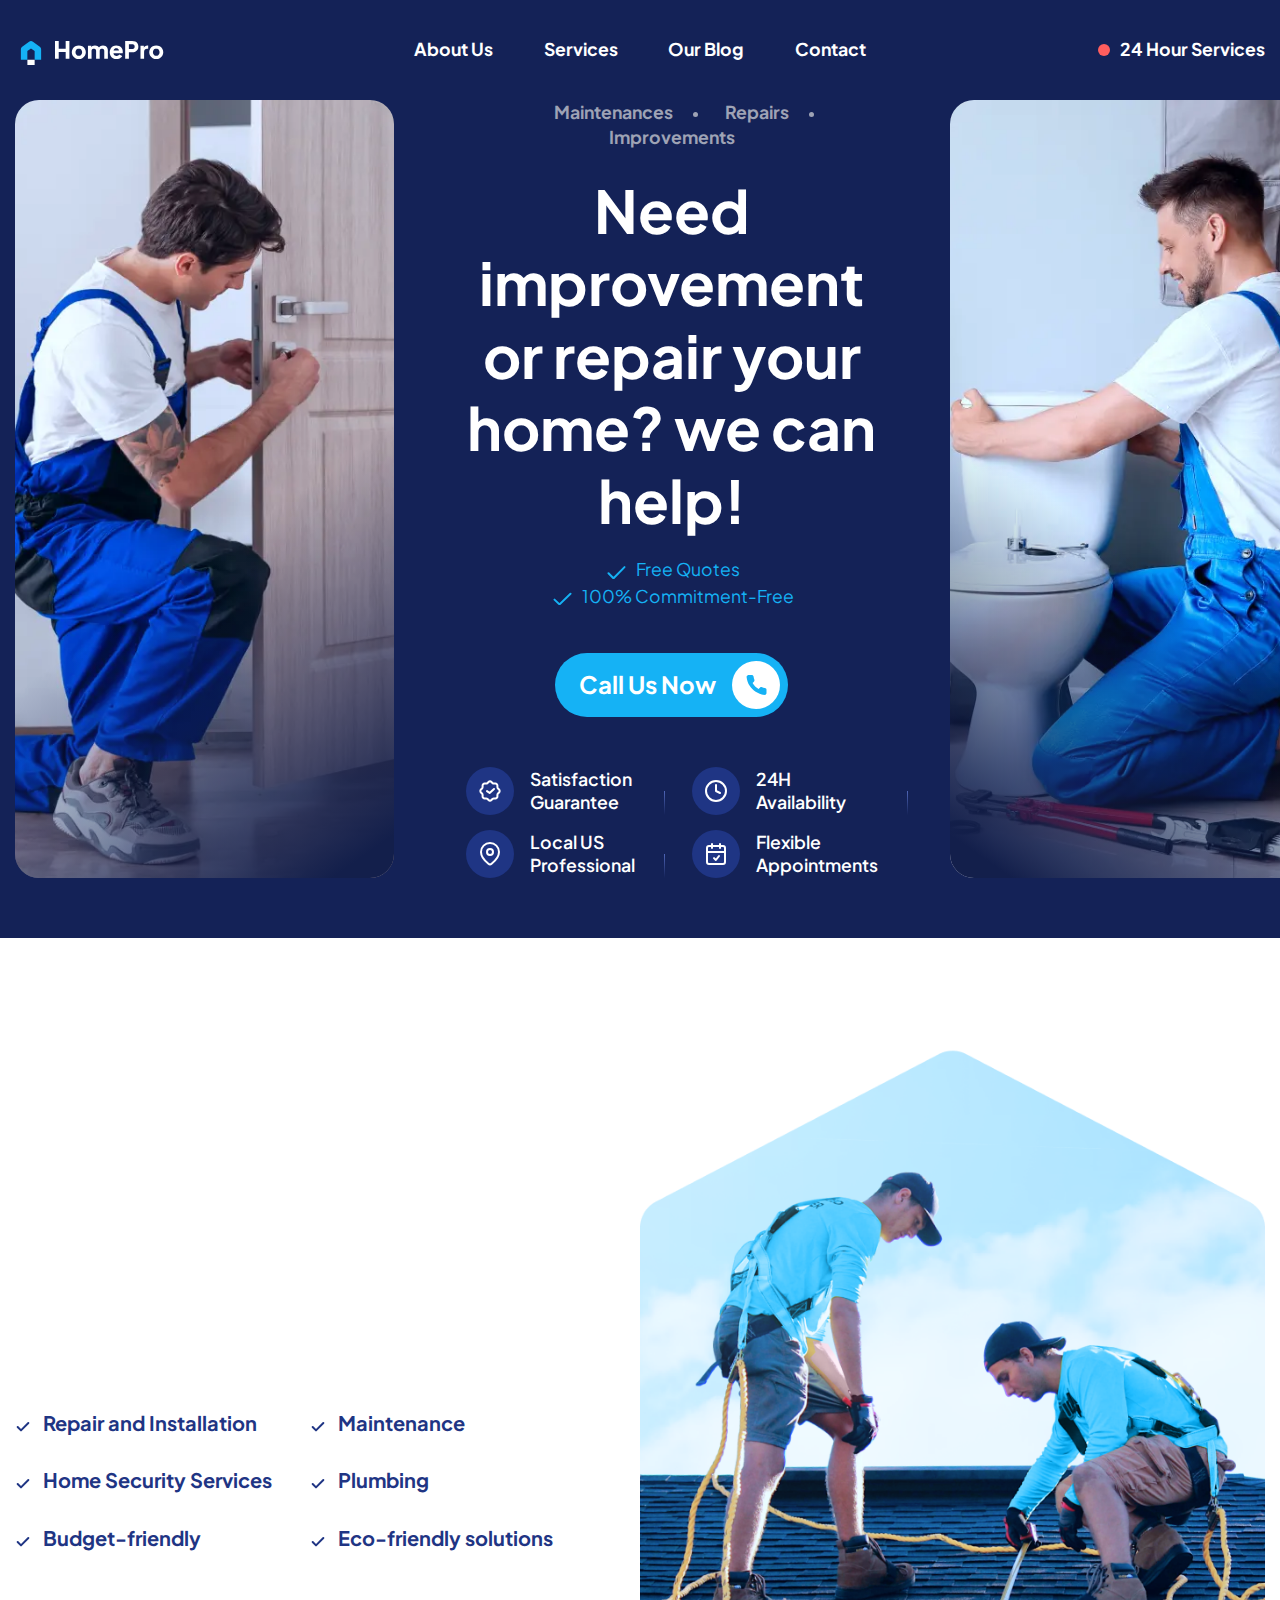
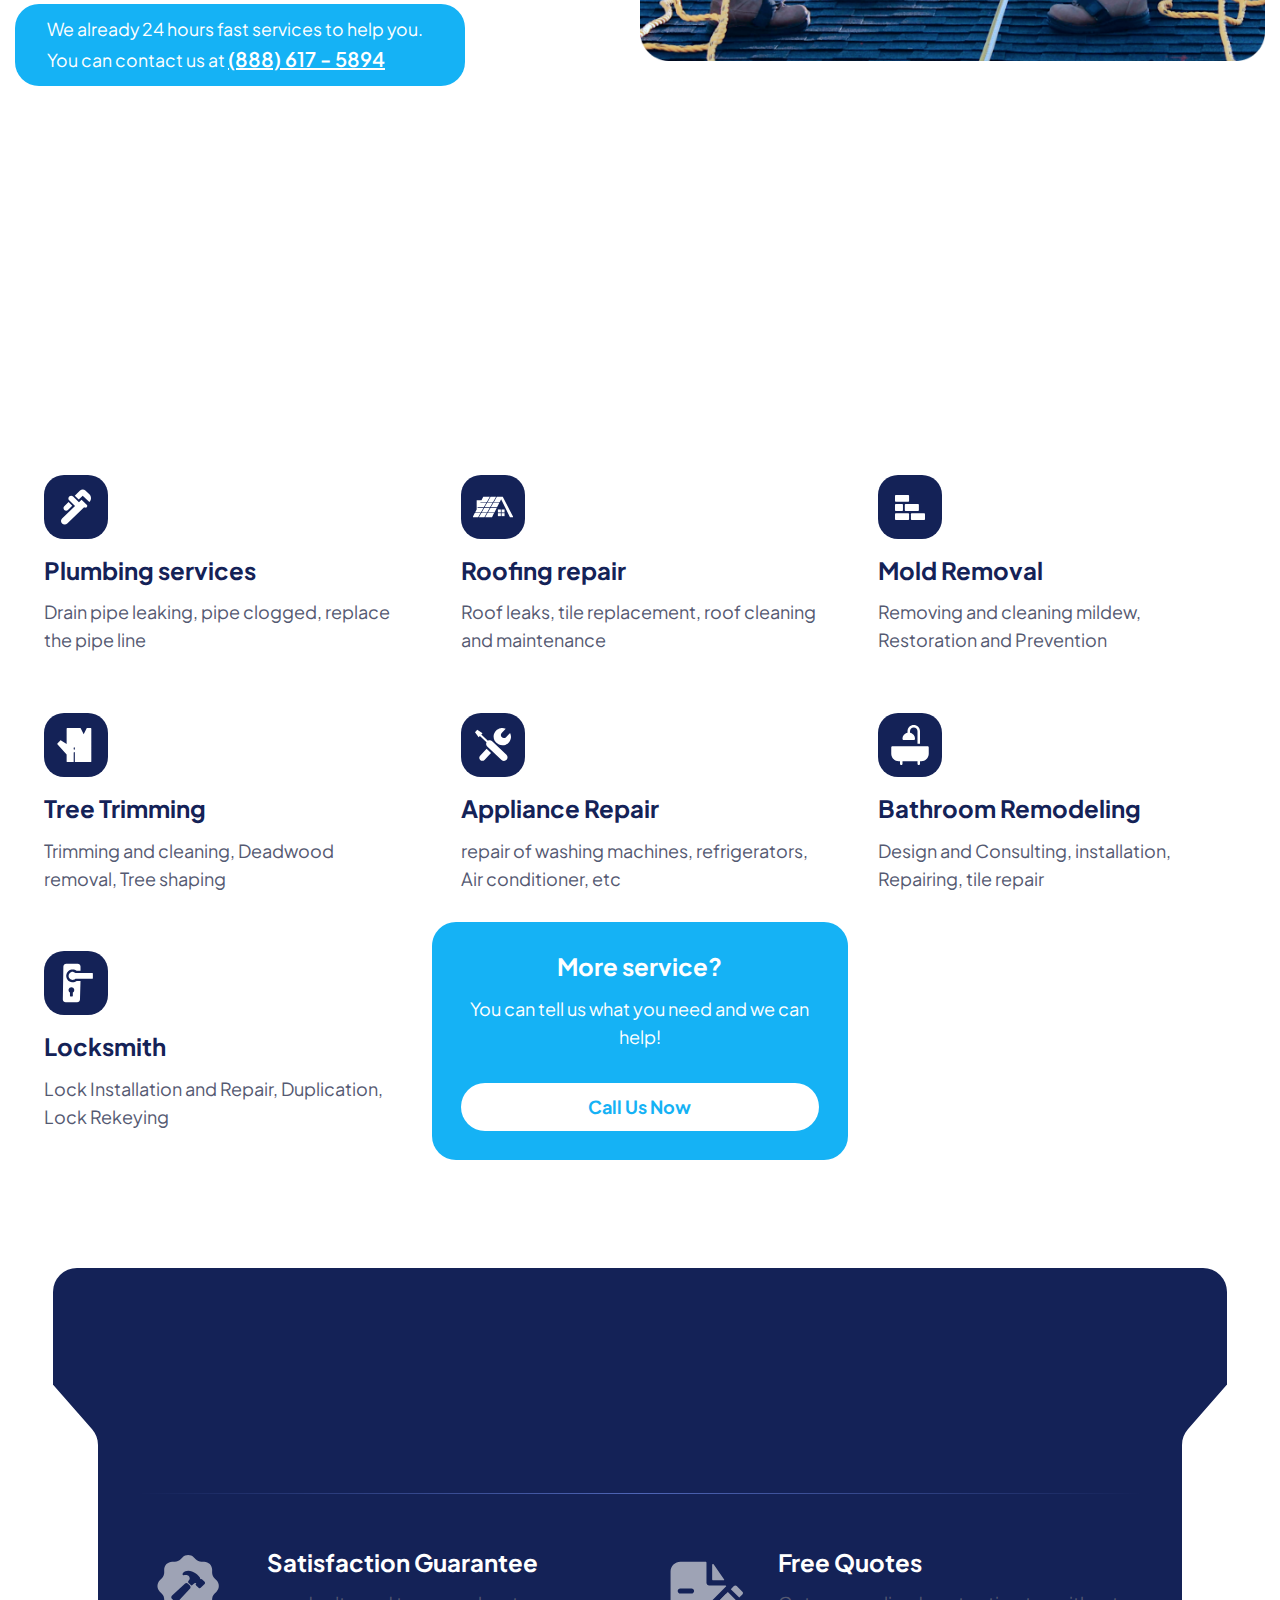
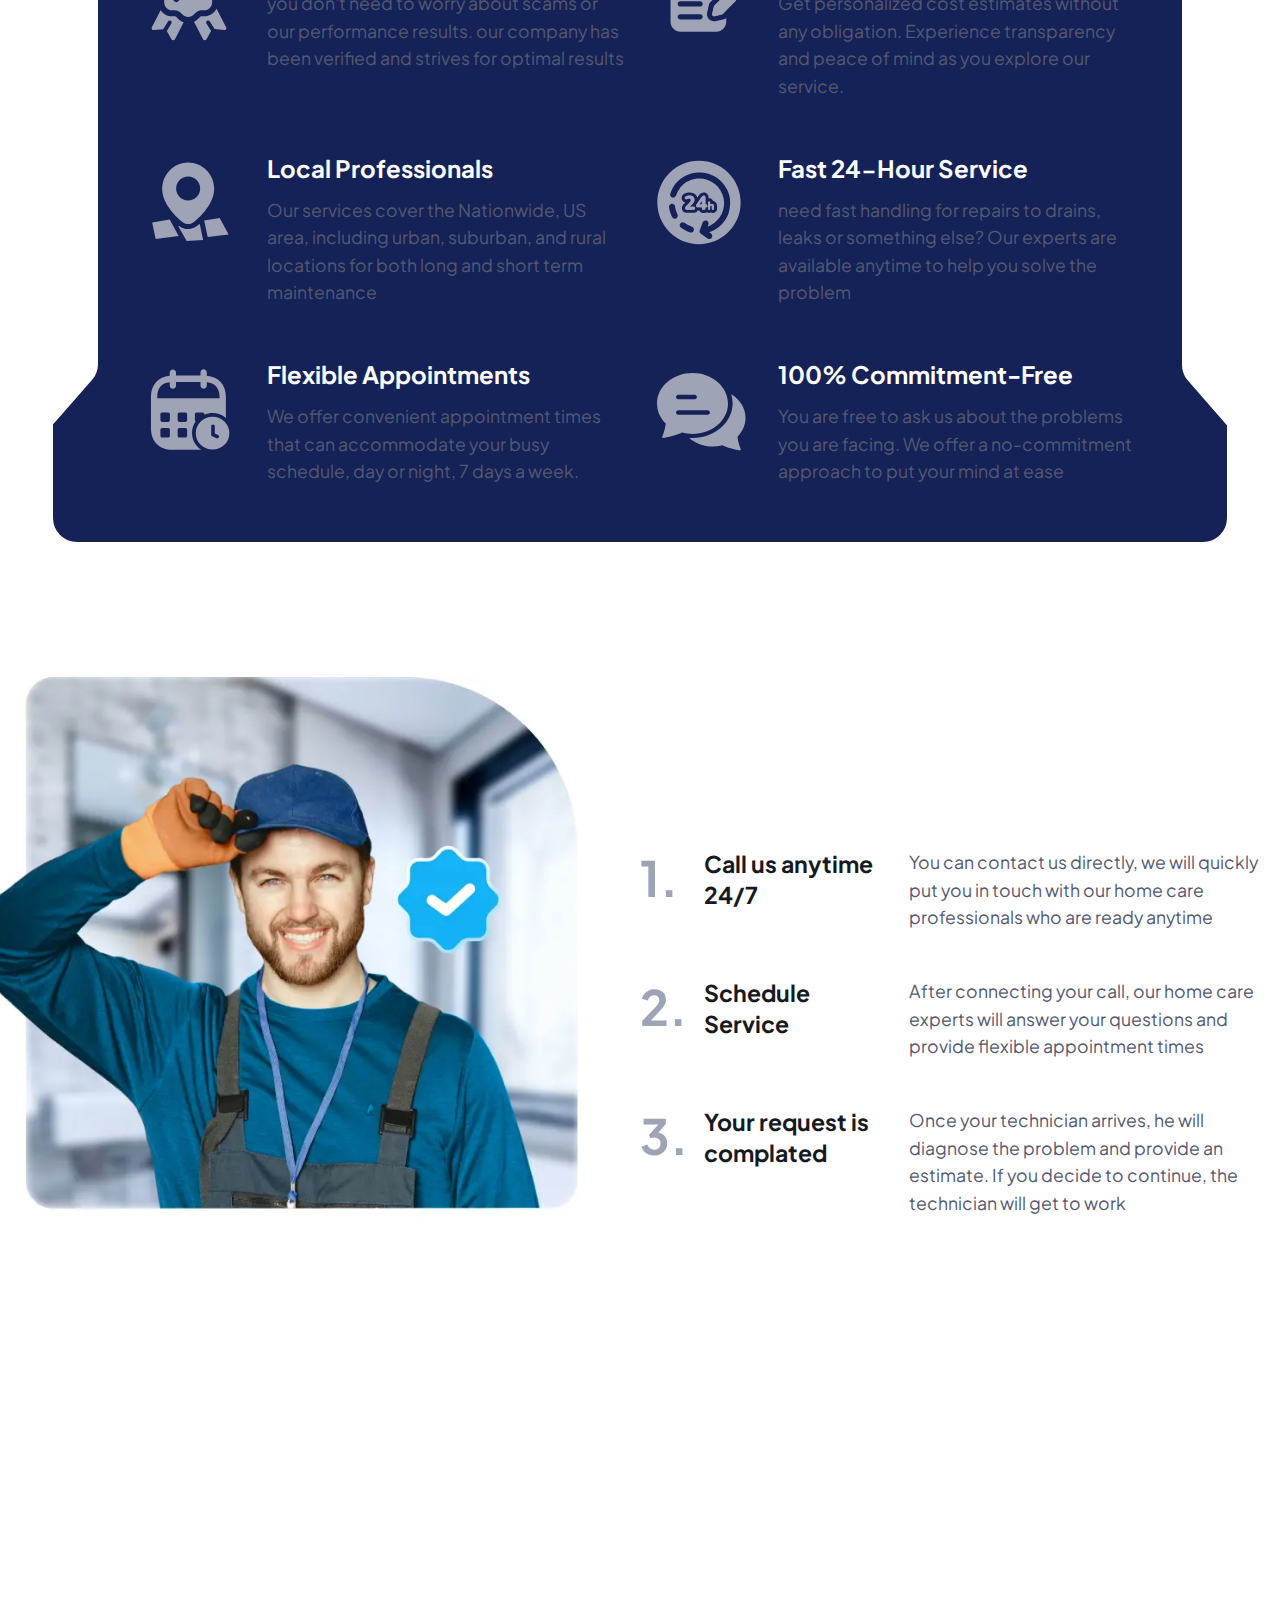
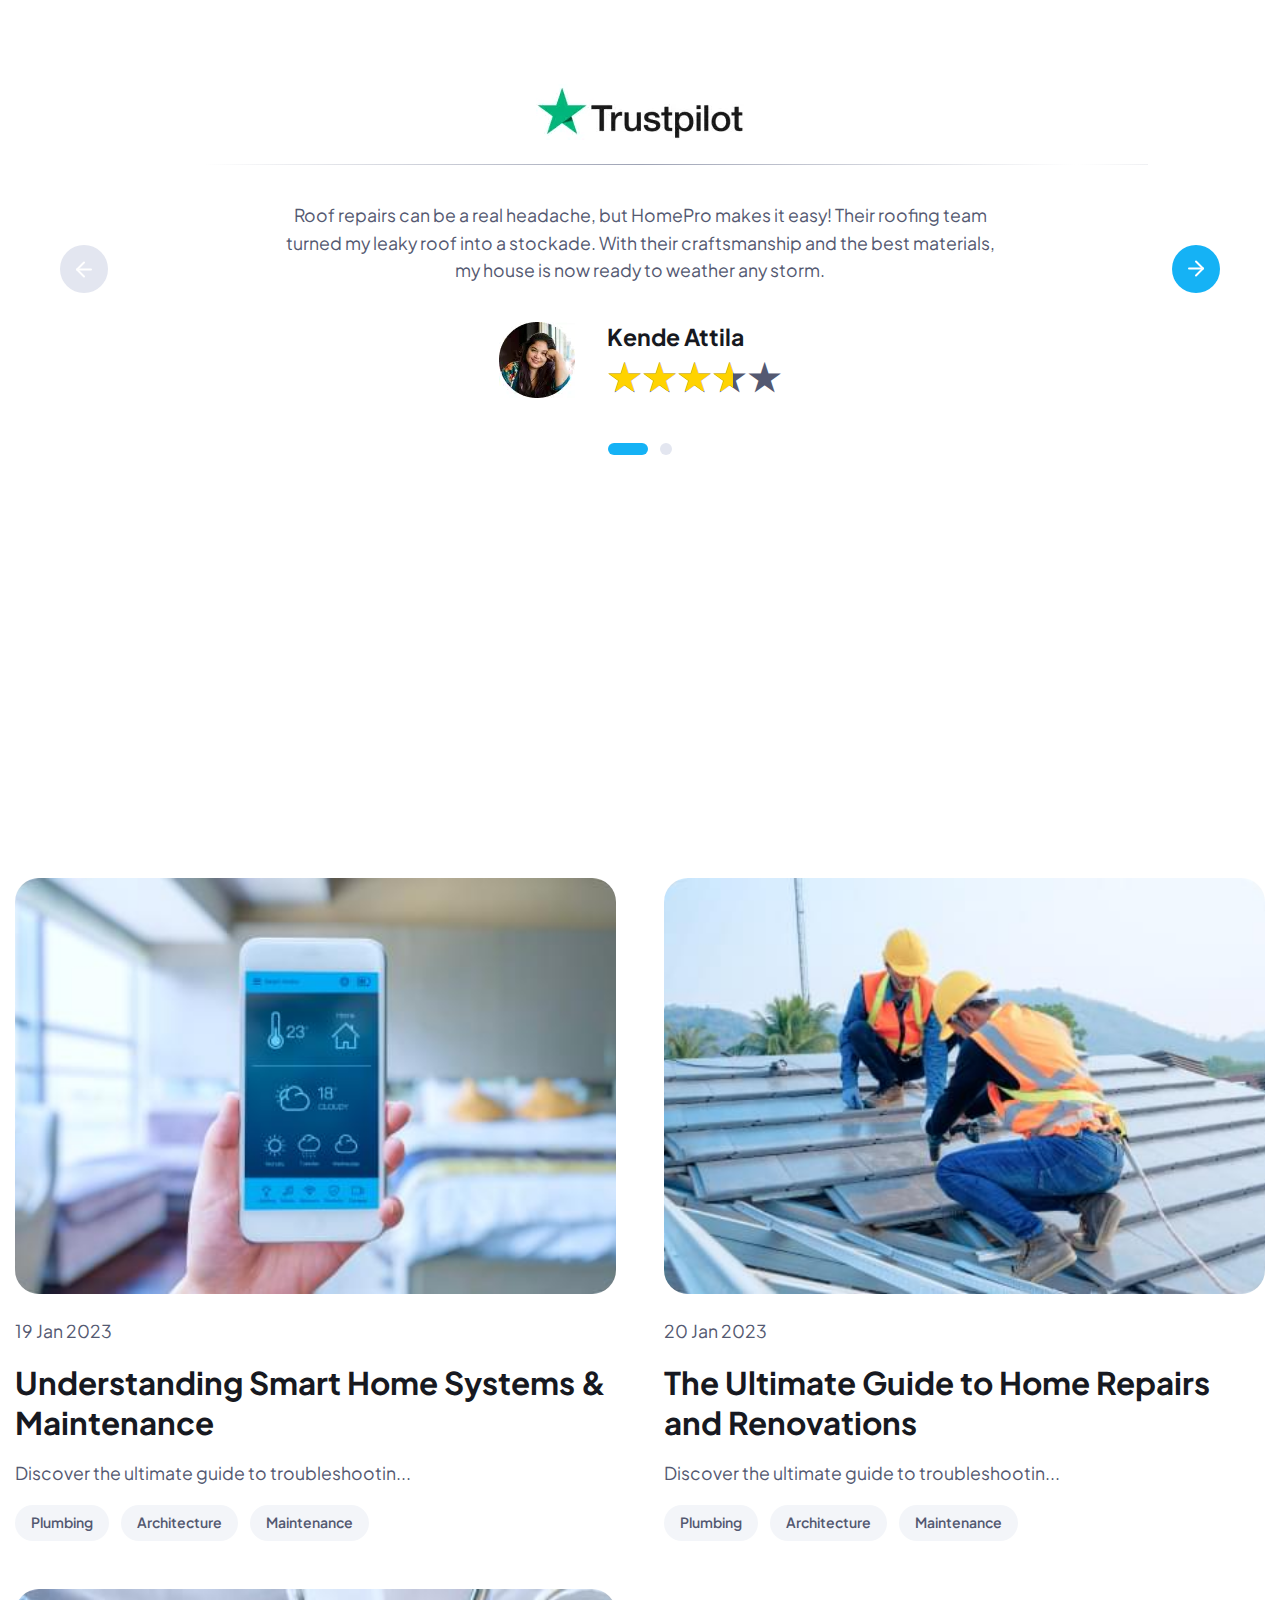
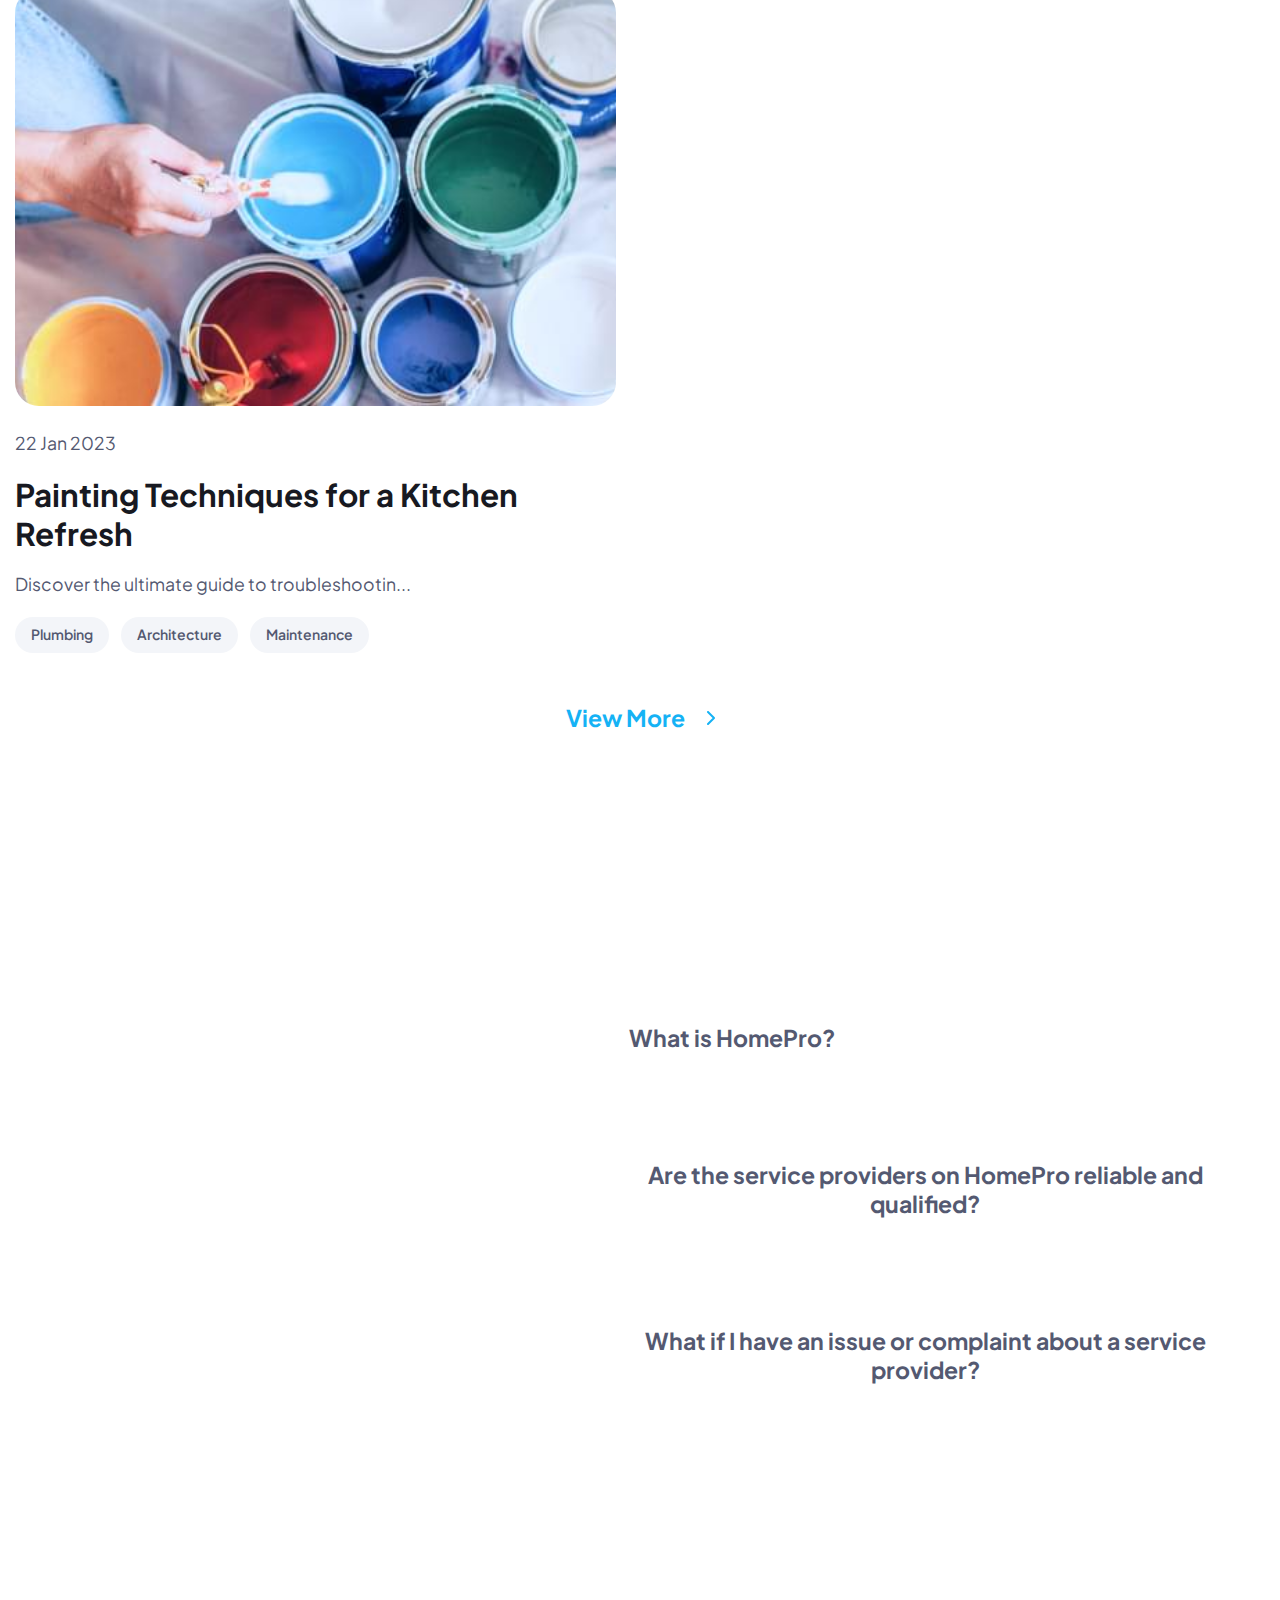
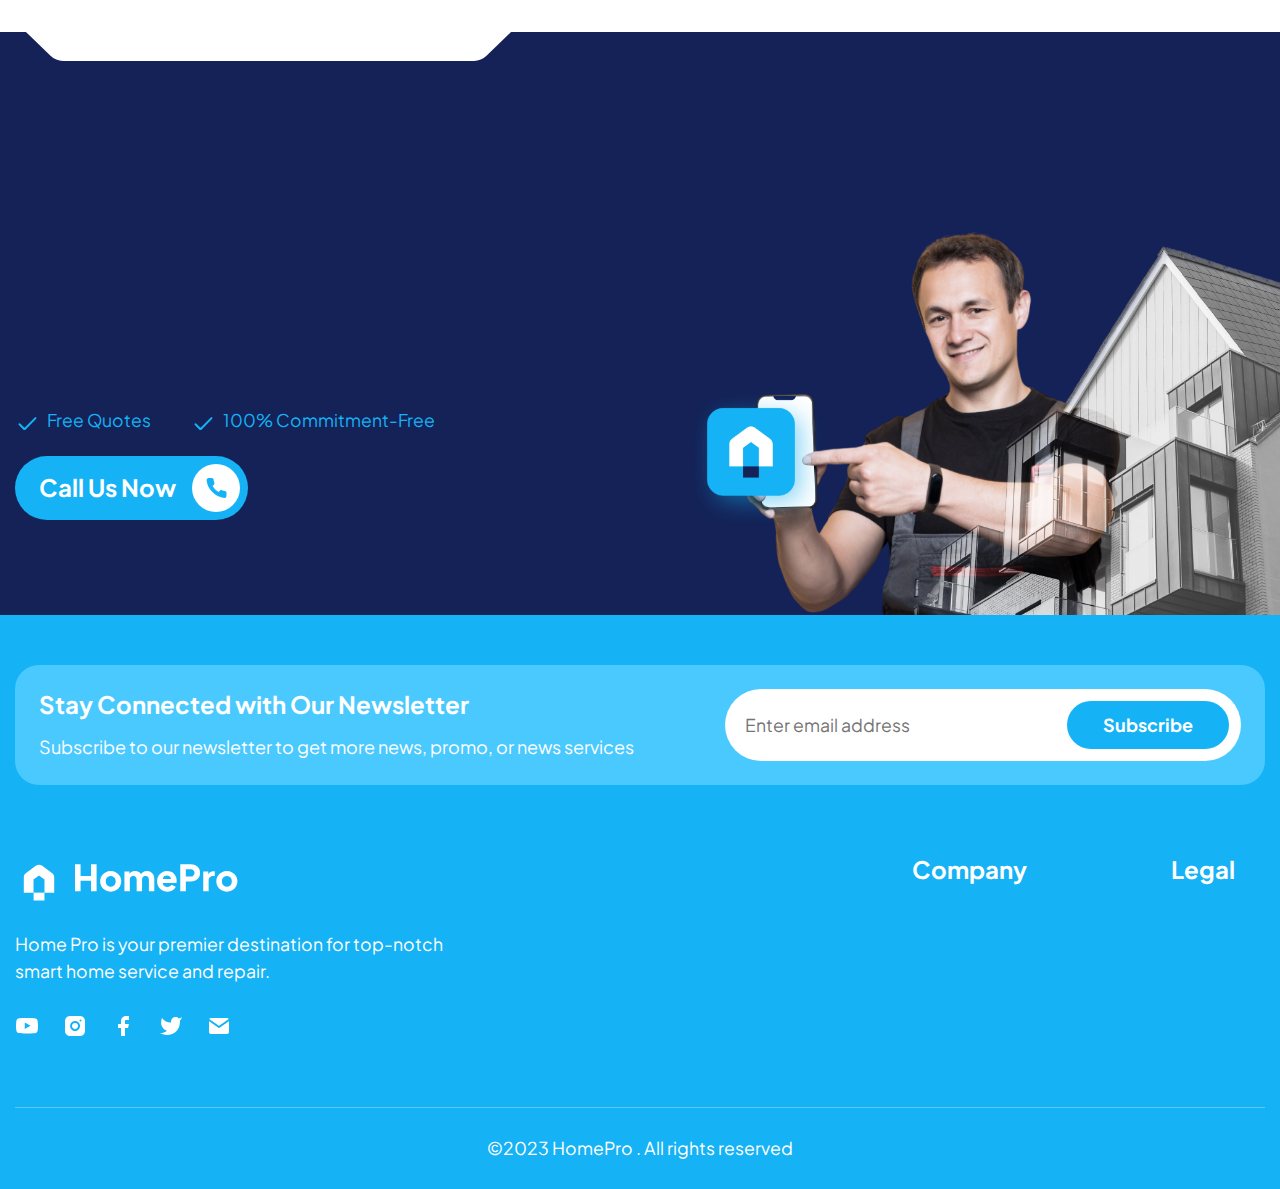
<file: index.html>
<!doctype html>
<html lang="ru">

<head>
	<title>Главная</title>
	<meta charset="UTF-8">
	<meta name="format-detection" content="telephone=no">
	<style>
		body {
			opacity: 0;
		}
	</style>
	<link rel="stylesheet" href="css/style.min.css?_v=20230915212209">
	<link rel="shortcut icon" href="favicon.ico">
	<!-- <meta name="robots" content="noindex, nofollow"> -->
	<meta name="viewport" content="width=device-width, initial-scale=1.0">
</head>

<body>
	<div class="wrapper">
		<header class="header">
			<div class="header__container">
				<div class="header__logo">
					<img src="img/logo.svg" alt="logo">
				</div>
				<div class="header__menu menu">
					<button type="button" class="menu__icon icon-menu"><span></span></button>
					<nav class="menu__body">
						<ul class="menu__list">
							<li class="menu__item"><a href="#" data-goto=".about" class="menu__link">About Us</a></li>
							<li class="menu__item"><a href="#" data-goto=".services" class="menu__link">Services</a></li>
							<li class="menu__item"><a href="#" data-goto=".blog" class="menu__link">Our Blog</a></li>
							<li class="menu__item"><a href="#" data-goto=".footer" class="menu__link">Contact </a></li>
						</ul>
					</nav>
				</div>
				<div data-da=".menu__body, 768.98" class="header__schedule">
					24 Hour Services
				</div>
			</div>
		</header>
		<main class="page">
			<section data-watch data-watch-threshold="0.3" class="hero">
				<div class="hero__image-ibg hero__image-ibg--left">
					<picture><source srcset="img/hero/left.webp" type="image/webp"><img src="img/hero/left.jpg" alt="img main" /></picture>
				</div>
				<div class="hero__body">
					<div class="hero__content">
						<div class="hero__main">
							<ul class="hero__items items-hero">
								<li class="items-hero__item">Maintenances</li>
								<li class="items-hero__item">Repairs</li>
								<li class="items-hero__item">Improvements</li>
							</ul>
							<div class="hero__block-header block-header block-header--center">
								<h1 class="block-header__titel block-header__titel--white block-header__titel--big">
									Need improvement or repair your home? we can help!
								</h1>
							</div>
							<ul class="hero__done done">
								<li class="done__item">Free Quotes</li>
								<li class="done__item">100% Commitment-Free</li>
							</ul>
						</div>

						<a href="#" class="hero__button button button--icon">
							<span>Call Us Now</span>
						</a>
					</div>
					<div class="hero__advantages advantages-hero">
						<div class="advantages-hero__item">
							<div class="advantages-hero__icon">
								<img src="img/hero/icons/Guarantee.svg" alt="icon" />
							</div>
							<div class="advantages-hero__text">
								<p>Satisfaction Guarantee</p>
							</div>
						</div>
						<div class="advantages-hero__item">
							<div class="advantages-hero__icon">
								<img src="img/hero/icons/Clock.svg" alt="icon" />
							</div>
							<div class="advantages-hero__text">
								<p>24H Availability</p>
							</div>
						</div>
						<div class="advantages-hero__item">
							<div class="advantages-hero__icon">
								<img src="img/hero/icons/Map-pin.svg" alt="icon" />
							</div>
							<div class="advantages-hero__text">
								<p>Local US Professional</p>
							</div>
						</div>
						<div class="advantages-hero__item">
							<div class="advantages-hero__icon">
								<img src="img/hero/icons/Calendar.svg" alt="icon" />
							</div>
							<div class="advantages-hero__text">
								<p>Flexible Appointments</p>
							</div>
						</div>
					</div>
				</div>

				<div class="hero__image-ibg hero__image-ibg--rigth">
					<picture><source srcset="img/hero/rigth.webp" type="image/webp"><img src="img/hero/rigth.jpg" alt="img main" /></picture>
				</div>
			</section>
			<section data-watch="navigator" data-watch-threshold="0.3" class="about">
				<div class="about__container">
					<div class="about__body">
						<div class="about__block-header block-header">
							<h2 class="block-header__titel">
								Professional for your home services
							</h2>
							<div class="block-header__text">
								<p>
									You need help for home care? We are home care professionals
									focused in the US region. We provide several services that
									support home services
								</p>
							</div>
						</div>
						<ul class="about__items">
							<li class="about__item">Repair and Installation</li>
							<li class="about__item">Maintenance</li>
							<li class="about__item">Home Security Services</li>
							<li class="about__item">Plumbing</li>
							<li class="about__item">Budget-friendly</li>
							<li class="about__item">Eco-friendly solutions</li>
						</ul>
						<div class="about__info">
							We already 24 hours fast services to help you. You can contact
							us at
							<a href="tel:8886175894">(888)&nbsp;617&nbsp;-&nbsp;5894</a>
						</div>
					</div>
					<div class="about__image">
						<img src="img/about/Image (1).png" alt="" />
					</div>
				</div>
			</section>
			<section data-watch="navigator" data-watch-threshold="0.3" class="services">
				<div class="services__container">
					<div class="services__block-header block-header block-header--center">
						<h2 class="block-header__titel">Our Services</h2>
						<div class="block-header__text">
							<p>
								You have problems with leaking pipes, broken tiles, lost keys
								or want to tidy up the trees around you, of course you need
								our help!
							</p>
						</div>
					</div>
					<div class="services__items">
						<article class="services__item item-service">
							<div class="item-service__icon">
								<img src="img/services/Ic_Plumbing-Filled.svg" alt="" />
							</div>
							<h4 class="item-service__titel">Plumbing services</h4>
							<div class="item-service__text">
								<p>Drain pipe leaking, pipe clogged, replace the pipe line</p>
							</div>
						</article>
						<article class="services__item item-service">
							<div class="item-service__icon">
								<img src="img/services/Ic_Roof_Filled.svg" alt="" />
							</div>
							<h4 class="item-service__titel">Roofing repair</h4>
							<div class="item-service__text">
								<p>
									Roof leaks, tile replacement, roof cleaning and maintenance
								</p>
							</div>
						</article>
						<article class="services__item item-service">
							<div class="item-service__icon">
								<img src="img/services/Ic_Wall-Filled.svg" alt="" />
							</div>
							<h4 class="item-service__titel">Mold Removal</h4>
							<div class="item-service__text">
								<p>
									Removing and cleaning mildew, Restoration and Prevention
								</p>
							</div>
						</article>
						<article class="services__item item-service">
							<div class="item-service__icon">
								<img src="img/services/Ic_Wood-Tree-Filled.svg" alt="" />
							</div>
							<h4 class="item-service__titel">Tree Trimming</h4>
							<div class="item-service__text">
								<p>Trimming and cleaning, Deadwood removal, Tree shaping</p>
							</div>
						</article>
						<article class="services__item item-service">
							<div class="item-service__icon">
								<img src="img/services/Ic_Repair_Filled.svg" alt="" />
							</div>
							<h4 class="item-service__titel">Appliance Repair</h4>
							<div class="item-service__text">
								<p>
									repair of washing machines, refrigerators, Air conditioner,
									etc
								</p>
							</div>
						</article>
						<article class="services__item item-service">
							<div class="item-service__icon">
								<img src="img/services/Ic_Bathroom-Filled.svg" alt="" />
							</div>
							<h4 class="item-service__titel">Bathroom Remodeling</h4>
							<div class="item-service__text">
								<p>
									Design and Consulting, installation, Repairing, tile repair
								</p>
							</div>
						</article>
						<article class="services__item item-service">
							<div class="item-service__icon">
								<img src="img/services/Ic_Door-Filled.svg" alt="" />
							</div>
							<h4 class="item-service__titel">Locksmith</h4>
							<div class="item-service__text">
								<p>
									Lock Installation and Repair, Duplication, Lock Rekeying
								</p>
							</div>
						</article>
						<article class="services__item item-service item-service--blue">
							<h4 class="item-service__titel">More service?</h4>
							<div class="item-service__text">
								<p>You can tell us what you need and we can help!</p>
							</div>
							<a href="#" class="item-service__button button button--fw button--white button--min">Call Us Now</a>
						</article>
					</div>
				</div>
			</section>
			<section data-watch data-watch-threshold="0.3" class="advantages">
				<div class="advantages__body">
					<div class="advantages__container">
						<div class="advantages__block-header block-header block-header--inline">
							<h2 class="block-header__titel block-header__titel--white">
								Fast, Friendly, and Satisfaction Guarantee
							</h2>
							<div class="block-header__text">
								<p>
									No matter how big or small your work is, whether it's for
									the interior or exterior of your home, we are ready to serve
									and help you solve your home problems.
								</p>
							</div>
						</div>
						<div class="advantages__items">
							<div class="advantages__item item-advantages">
								<div class="item-advantages__icon">
									<img src="img/advantages/Ic_Guarantee-Filled.svg" alt="icon" />
								</div>
								<div class="item-advantages__body">
									<h4 class="item-advantages__titel">
										Satisfaction Guarantee
									</h4>
									<div class="item-advantages__text">
										<p>
											you don't need to worry about scams or our performance
											results. our company has been verified and strives for
											optimal results
										</p>
									</div>
								</div>
							</div>
							<div class="advantages__item item-advantages">
								<div class="item-advantages__icon">
									<img src="img/advantages/Ic_Quotes-Filled.svg" alt="icon" />
								</div>
								<div class="item-advantages__body">
									<h4 class="item-advantages__titel">Free Quotes</h4>
									<div class="item-advantages__text">
										<p>
											Get personalized cost estimates without any obligation.
											Experience transparency and peace of mind as you explore
											our service.
										</p>
									</div>
								</div>
							</div>
							<div class="advantages__item item-advantages">
								<div class="item-advantages__icon">
									<img src="img/advantages/Ic_Local-Filled.svg" alt="icon" />
								</div>
								<div class="item-advantages__body">
									<h4 class="item-advantages__titel">Local Professionals</h4>
									<div class="item-advantages__text">
										<p>
											Our services cover the Nationwide, US area, including
											urban, suburban, and rural locations for both long and
											short term maintenance
										</p>
									</div>
								</div>
							</div>
							<div class="advantages__item item-advantages">
								<div class="item-advantages__icon">
									<img src="img/advantages/Ic_24H-Filled.svg" alt="icon" />
								</div>
								<div class="item-advantages__body">
									<h4 class="item-advantages__titel">Fast 24-Hour Service</h4>
									<div class="item-advantages__text">
										<p>
											need fast handling for repairs to drains, leaks or
											something else? Our experts are available anytime to
											help you solve the problem
										</p>
									</div>
								</div>
							</div>
							<div class="advantages__item item-advantages">
								<div class="item-advantages__icon">
									<img src="img/advantages/Ic_Calendar-Filled.svg" alt="icon" />
								</div>
								<div class="item-advantages__body">
									<h4 class="item-advantages__titel">
										Flexible Appointments
									</h4>
									<div class="item-advantages__text">
										<p>
											We offer convenient appointment times that can
											accommodate your busy schedule, day or night, 7 days a
											week.
										</p>
									</div>
								</div>
							</div>
							<div class="advantages__item item-advantages">
								<div class="item-advantages__icon">
									<img src="img/advantages/Ic_Commitment-Filled.svg" alt="icon" />
								</div>
								<div class="item-advantages__body">
									<h4 class="item-advantages__titel">100% Commitment-Free</h4>
									<div class="item-advantages__text">
										<p>
											You are free to ask us about the problems you are
											facing. We offer a no-commitment approach to put your
											mind at ease
										</p>
									</div>
								</div>
							</div>
						</div>
					</div>
				</div>
			</section>
			<section data-watch data-watch-threshold="0.3" class="how">
				<div class="how__container">
					<div class="how__image">
						<picture><source srcset="img/how/image.webp" type="image/webp"><img src="img/how/image.jpg" alt="" /></picture>
					</div>
					<div class="how__content">
						<div class="how__block-header block-header">
							<h2 class="block-header__titel">How HomePro works?</h2>
						</div>
						<ol class="how__list list-how">
							<li class="list-how__item">
								<span class="list-how__titel">Call us anytime 24/7</span>
								<span class="list-how__text text">You can contact us directly, we will quickly put you in
									touch with our home care professionals who are ready
									anytime</span>
							</li>
							<li class="list-how__item">
								<span class="list-how__titel">Schedule Service</span>
								<span class="list-how__text text">After connecting your call, our home care experts will
									answer your questions and provide flexible appointment
									times</span>
							</li>
							<li class="list-how__item">
								<span class="list-how__titel">Your request is complated</span>
								<span class="list-how__text text">Once your technician arrives, he will diagnose the problem
									and provide an estimate. If you decide to continue, the
									technician will get to work</span>
							</li>
						</ol>
					</div>
				</div>
			</section>
			<section data-watch data-watch-threshold="0.3" class="reviews">
				<div class="reviews__container">
					<div class="reviews__block-header block-header block-header--center">
						<h2 class="block-header__titel">
							Here our original reviews from trusted platform
						</h2>
					</div>
					<div class="reviews__body">
						<div class="reviews__slider swiper">
							<div class="reviews__wrapper swiper-wrapper">
								<div class="reviews__slide slide-reviews swiper-slide">
									<div class="slide-reviews__logo">
										<picture><source srcset="img/reviews/logo.webp" type="image/webp"><img src="img/reviews/logo.jpg" alt="logo" /></picture>
									</div>
									<div class="slide-reviews__text text">
										<p>
											Roof repairs can be a real headache, but HomePro makes
											it easy! Their roofing team turned my leaky roof into a
											stockade. With their craftsmanship and the best
											materials, my house is now ready to weather any storm.
										</p>
									</div>
									<div class="slide-reviews__user">
										<div class="slide-reviews__avatar">
											<picture><source srcset="img/reviews/fotoAvatar.webp" type="image/webp"><img src="img/reviews/fotoAvatar.jpg" alt="image avatar" /></picture>
										</div>
										<div class="slide-reviews__body">
											<div class="slide-reviews__name">Kende Attila</div>
											<div class="slide-reviews__rating rating">
												<div class="rating__body">
													<div class="rating__active"></div>
													<div class="rating__items">
														<input type="radio" class="rating__item" value="1" name="rating" />
														<input type="radio" class="rating__item" value="2" name="rating" />
														<input type="radio" class="rating__item" value="3" name="rating" />
														<input type="radio" class="rating__item" value="4" name="rating" />
														<input type="radio" class="rating__item" value="5" name="rating" />
													</div>
												</div>
												<div class="rating__value">3.6</div>
											</div>
										</div>
									</div>
								</div>
								<div class="reviews__slide slide-reviews swiper-slide">
									<div class="slide-reviews__logo">
										<picture><source srcset="img/reviews/logo.webp" type="image/webp"><img src="img/reviews/logo.jpg" alt="logo" /></picture>
									</div>
									<div class="slide-reviews__text text">
										<p>
											Roof repairs can be a real headache, but HomePro makes
											it easy! Their roofing team turned my leaky roof into a
											stockade. With their craftsmanship and the best
											materials, my house is now ready to weather any storm.
										</p>
										<p>
											Roof repairs can be a real headache, but HomePro makes
											it easy! Their roofing team turned my leaky roof into a
											stockade. With their craftsmanship and the best
											materials, my house is now ready to weather any storm.
										</p>
									</div>
									<div class="slide-reviews__user">
										<div class="slide-reviews__avatar">
											<picture><source srcset="img/reviews/fotoAvatar.webp" type="image/webp"><img src="img/reviews/fotoAvatar.jpg" alt="image avatar" /></picture>
										</div>
										<div class="slide-reviews__body">
											<div class="slide-reviews__name">Kende Attila</div>
											<div class="slide-reviews__rating rating">
												<div class="rating__body">
													<div class="rating__active"></div>
													<div class="rating__items">
														<input type="radio" class="rating__item" value="1" name="rating" />
														<input type="radio" class="rating__item" value="2" name="rating" />
														<input type="radio" class="rating__item" value="3" name="rating" />
														<input type="radio" class="rating__item" value="4" name="rating" />
														<input type="radio" class="rating__item" value="5" name="rating" />
													</div>
												</div>
												<div class="rating__value">3.6</div>
											</div>
										</div>
									</div>
								</div>
							</div>
						</div>
						<button class="reviews__arrow reviews__arrow--left" type="button"></button>
						<button class="reviews__arrow reviews__arrow--rigth" type="button"></button>
						<div class="reviews__bullets"></div>
					</div>
				</div>
			</section>
			<section data-watch="navigator" data-watch-threshold="0.3" class="blog">
				<div class="blog__container">
					<div class="blog__block-header block-header block-header--center">
						<h2 class="block-header__titel">Explore Insights in Our Blog</h2>
						<div class="block-header__text">
							<p>
								Find lots of insights and information on our blog. Explore,
								learn, and get inspired today.
							</p>
						</div>
					</div>
					<div class="blog__items">
						<!-- <article class="blog__item item-blog">
							<a href="" class="item-blog__image-ibg">
								<picture><source srcset="img/blog/Thumbnail.webp" type="image/webp"><img src="img/blog/Thumbnail.jpg" alt="img"></picture>
							</a>
							<div class="item-blog__date">19 Jan 2023</div>
							<h4 class="item-blog__titel">
								<a href="" class="item-blog__link-titel">Understanding Smart Home Systems & Maintenance</a>
							</h4>
							<div class="item-blog__text text">
								<p>
									Discover the ultimate guide to troubleshooting common smart home... 
								</p>
							</div>
							<div class="item-blog__tags">
								<a href="" class="item-blog__tag">Plumbing</a>
								<a href="" class="item-blog__tag">Architecture</a>
								<a href="" class="item-blog__tag">Maintenance</a>
							</div>
						</article> -->
					</div>
					<button hidden="hidden" class="blog__view-more" type="button">
						View More
					</button>
				</div>
			</section>
			<section data-watch class="questions">
				<div class="questions__container">
					<div class="questions__block-header block-header">
						<h2 class="block-header__titel">Frequently Asked Questions</h2>
						<div class="block-header__text">
							<p>Still need help? <a href="#">Get Help Now</a></p>
						</div>
					</div>
					<div data-spollers class="questions__spollers spollers-questions">
						<div class="spollers-questions__item">
							<button type="button" data-spoller class="spollers-questions__title">
								What is HomePro?
							</button>
							<div class="spollers-questions__body">
								HomePro is a home care platform that connects homeowners with
								professional service providers offering a wide range of home
								services, including repairs, maintenance, cleaning, and more.
							</div>
						</div>
						<div class="spollers-questions__item">
							<button type="button" data-spoller class="spollers-questions__title">
								Are the service providers on HomePro reliable and qualified?
							</button>
							<div class="spollers-questions__body">
								HomePro is a home care platform that connects homeowners with
								professional service providers offering a wide range of home
								services, including repairs, maintenance, cleaning, and more.
							</div>
						</div>
						<div class="spollers-questions__item">
							<button type="button" data-spoller class="spollers-questions__title">
								What if I have an issue or complaint about a service provider?
							</button>
							<div class="spollers-questions__body">
								HomePro is a home care platform that connects homeowners with
								professional service providers offering a wide range of home
								services, including repairs, maintenance, cleaning, and more.
							</div>
						</div>
					</div>
				</div>
			</section>
			<section data-watch class="talk">
				<div class="talk__container">
					<div class="talk__content">
						<div class="talk__block-header block-header block-header--center">
							<h1 class="block-header__titel block-header__titel--white block-header__titel--big">
								Already to improve or repair your home? Let’s Talk!
							</h1>
						</div>
						<ul class="talk__done done">
							<li class="done__item">Free Quotes</li>
							<li class="done__item">100% Commitment-Free</li>
						</ul>
						<a href="#" class="talk__button button button--icon">
							<span>Call Us Now</span>
						</a>
					</div>

				</div>
				<div class="talk__img">
					<img src="img/talk/image.png" alt="image">
				</div>
			</section>
		</main>
		<footer data-watch="navigator" class="footer">
			<div class="footer__container">
				<div class="footer__content">
					<div class="footer__subscrible subscrible">
						<div class="subscrible__body">
							<h4 class="subscrible__title">Stay Connected with Our Newsletter</h4>
							<div class="subscrible__text">
								<p>
									Subscribe to our newsletter to get more news, promo, or news
									services
								</p>
							</div>
						</div>
						<form action="#" class="subscrible__form">
							<input data-required="email" autocomplete="off" type="text" name="form[]" data-error="Error" placeholder="Enter email address" class="subscrible__input input" />
							<button type="submit" class="subscrible__button button button--min">
								Subscribe
							</button>
						</form>
					</div>
					<div class="footer__body">
						<div class="footer__info">
							<div class="footer__logo">
								<img class="" src="img/logo-white.svg" alt="logo" />
							</div>
							<div class="footer__text text">
								<p>
									Home Pro is your premier destination for top-notch smart home
									service and repair.
								</p>

							</div>
							<ul class="footer__social social">
								<li class="social__item">
									<a href="#" class="social__link">
										<img src="img/social/youtube.svg" alt="yt">
									</a>
								</li>
								<li class="social__item">
									<a href="#" class="social__link">
										<img src="img/social/instagram.svg" alt="in">
									</a>
								</li>
								<li class="social__item">
									<a href="#" class="social__link">
										<img src="img/social/facebook.svg" alt="fb">
									</a>
								</li>
								<li class="social__item">
									<a href="#" class="social__link">
										<img src="img/social/twitter.svg" alt="tw">
									</a>
								</li>
								<li class="social__item">
									<a href="#" class="social__link">
										<img src="img/social/mail.svg" alt="ml">
									</a>
								</li>

							</ul>
						</div>
						<div class="footer__menu menu-footer">
							<div data-spollers class="menu-footer__spollers">
								<div class="menu-footer__block">
									<button type="button" data-spoller class="menu-footer__title">
										Company
									</button>
									<ul class="menu-footer__list">
										<li class="menu-footer__item">
											<a href="#" class="menu-footer__link">About</a>
										</li>
										<li class="menu-footer__item">
											<a href="#" class="menu-footer__link">Services</a>
										</li>
										<li class="menu-footer__item">
											<a href="#" class="menu-footer__link">Our Blog</a>
										</li>
										<li class="menu-footer__item">
											<a href="#" class="menu-footer__link">Contact</a>
										</li>
									</ul>
								</div>
								<div class="menu-footer__block">
									<button type="button" data-spoller class="menu-footer__title">
										Legal
									</button>
									<ul class="menu-footer__list">
										<li class="menu-footer__item">
											<a href="#" class="menu-footer__link">Terms</a>
										</li>
										<li class="menu-footer__item">
											<a href="#" class="menu-footer__link">Privacy</a>
										</li>
										<li class="menu-footer__item">
											<a href="#" class="menu-footer__link">Cookies</a>
										</li>
										<li class="menu-footer__item">
											<a href="#" class="menu-footer__link">License</a>
										</li>
									</ul>
								</div>
							</div>
						</div>
					</div>
				</div>
				<div class="footer__copy">©2023 HomePro . All rights reserved</div>
			</div>
		</footer>

	</div>
	<!-- 
<div id="popup" aria-hidden="true" class="popup">
	<div class="popup__wrapper">
		<div class="popup__content">
			<button data-close type="button" class="popup__close">Закрыть</button>
			<div class="popup__text">
			</div>
		</div>
	</div>
</div>
 -->
	<script src="js/app.min.js?_v=20230915212209"></script>
</body>

</html>
</file>
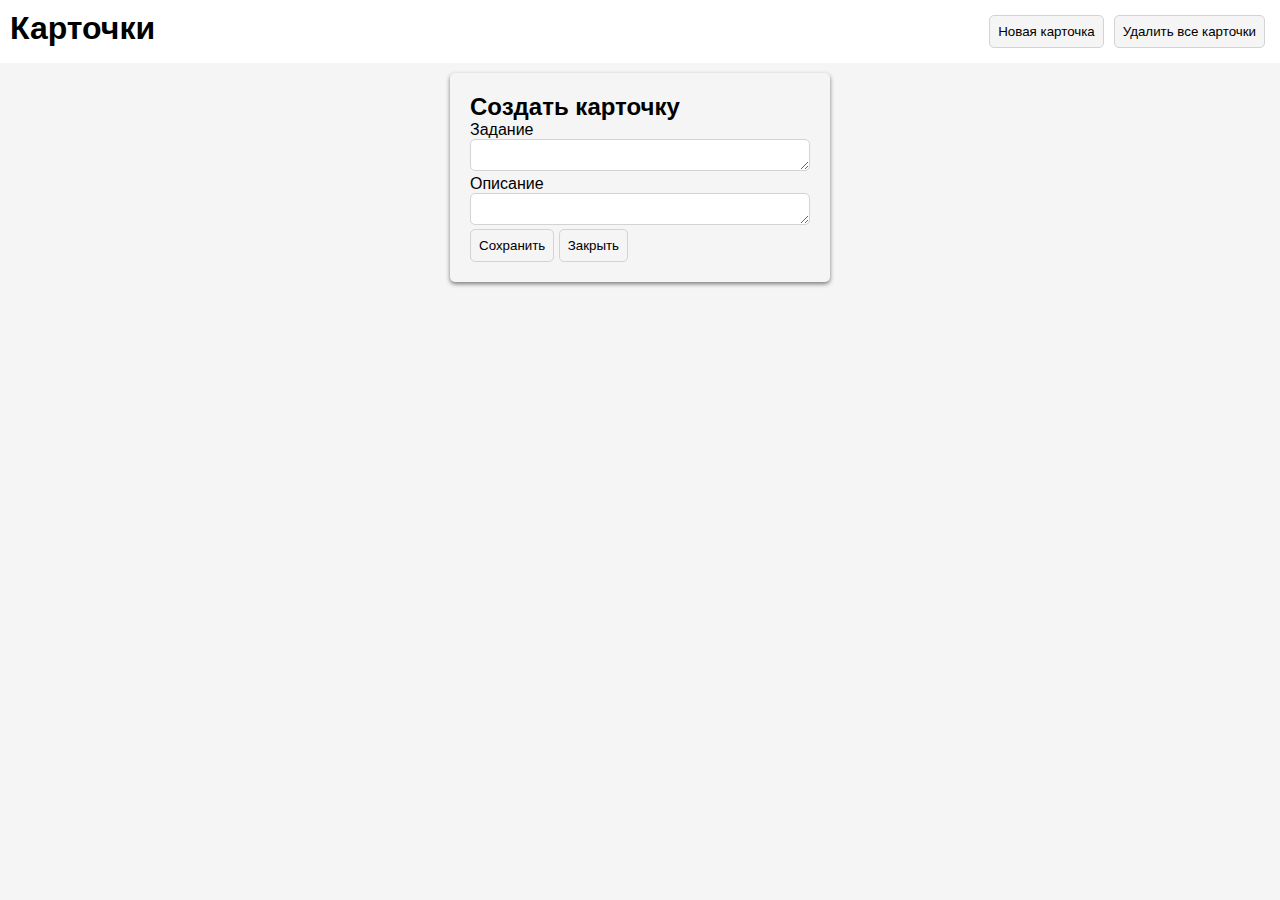
<file: scr/index.html>
<!DOCTYPE html>
<html lang="en">
<head>
    <meta charset="UTF-8">
    <meta http-equiv="X-UA-Compatible" content="IE=edge">
    <meta name="viewport" content="width=device-width, initial-scale=1.0">
    <title>Карточки</title>
    <link rel="stylesheet" href="./style.css">
    <script defer src="./index.js"></script>
</head>
<body>
    <header id="header" class="header">
        <div class="container">
            <div id="menu" class="menu">
                <h1 id="menu-titel">Карточки</h1>
                <div id="menu-buttons" class="menu-buttons btn">
                    <button  id="btn-newCard">Новая карточка</button>
                    <button  id="btn-delCard">Удалить все карточки</button>                    
                </div>
            </div>
        </div>
    </header>
    <div class="container">
        <div class="create-box">
            <h2 id="create-box-titel">Создать карточку</h2>
            <label for="question">Задание</label>
            <br>
            <textarea id="question" maxlength="280"></textarea>
            <br>
            <label for="answer" maxlength="280">Описание</label>
            <br>
            <textarea id="answer"></textarea>
            <div id="create-box-btn" class="create-box-btn btn" >
                <button id="btn-addNewCard">Сохранить</button>
                <button id="btn-closeNewCard">Закрыть</button>
            </div>
        </div>
        <div class="flashcards">

        </div>
    </div>
</body>
</html>
</file>
<file: scr/style.css>
*{
    padding: 0;
    margin: 0;
    box-sizing: border-box;
}
body{
    /* font google */
    font-family: 'Lucida Sans', 'Lucida Sans Regular', 'Lucida Grande', 'Lucida Sans Unicode', Geneva, Verdana, sans-serif;
    font-size: 1rem;
    background-color: whitesmoke;
}

header{
    background-color: white;
}

button {
    padding: 8px;
    outline: none;
    cursor: pointer;
    border: 1px solid lightgray;
    border-radius: 5px;
    background-color: whitesmoke;
}
button:hover{
    background-color: rgba(0, 0, 0, 0.1);
}

.container{
    width: 95%;
    margin: auto;
}

.menu{
    display: flex;
    justify-content: space-between;
    width: 100%;
    margin: auto;
    padding: 10px;
    background-color: white;
}
.menu-buttons{
    display: flex;
}
.menu-buttons button{
    align-items: center;
    margin: 5px;
}
.menu button{

    font-family: inherit;
}

.create-box{
    width: 380px;
    margin: auto;
    padding: 20px;
    margin-top: 10px;
    border-radius: 5px;
    background-color: whitesmoke;
    box-shadow: 0 2px 4px 0 rgba(0, 0, 0, 0.5);
}
.create-box-titel{
    text-align: center; 
    color: black;
}
.create-box textarea{
    width: 100%;;
    border-radius: 5px;
    font-family: inherit;
    border: 1px solid lightgray;
}

.create-box button{
    width: fit-content;
}

.flashcards{
    display: flex;
    justify-content: flex-start;
    align-items: flex-start;
    flex-wrap: wrap;
    width: 100%;
    margin: auto;
    margin-top: 10px;
    padding: 0 10px;
}

.flashcard{
    width: 370px;
    height: 200px;
    word-wrap: break-word;
    margin: 10px;
    background-color: white;
    box-shadow: 0 2px 4px 0 rgba(0, 0, 0, 0.5);
}

.flashcard h2{
    font-size: 1rem;
}

@media(max-width:1280px){
    .container{width: 100%;}
  }
  
@media(max-width:768px){
.flashcard{margin: auto;}

.flashcard{
    margin-top: 10px;
    margin-bottom: 10px;
}
}
  
@media(max-width:490px){
header{
    padding: 10px;

    flex-direction: column;
    align-items: center;
}
.menu{
    flex-wrap: wrap;
}
}
</file>
<file: css/style.min.css>
@charset "UTF-8";@import url(https://fonts.googleapis.com/css?family=Plus+Jakarta+Sans:regular,600,700,800&dysplay=swap);*{padding:0;margin:0;border:0}*,:after,:before{-webkit-box-sizing:border-box;box-sizing:border-box}body,html{height:100%;min-width:320px}body{color:#545971;line-height:1;font-family:"Plus Jakarta Sans";font-size:1.125rem;-ms-text-size-adjust:100%;-moz-text-size-adjust:100%;-webkit-text-size-adjust:100%;-webkit-font-smoothing:antialiased;-moz-osx-font-smoothing:grayscale}button,input,textarea{font-family:"Plus Jakarta Sans";font-size:inherit}button{cursor:pointer;color:inherit;background-color:inherit}a{color:inherit}a:link,a:visited{text-decoration:none}a:hover{text-decoration:none}ul li{list-style:none}img{vertical-align:top}h1,h2,h3,h4,h5,h6{font-weight:inherit;font-size:inherit}@supports (font-size:clamp(1rem ,0.9649122807rem + 0.1754385965vw ,1.125rem)){body{font-size:clamp(1rem ,.9649122807rem + .1754385965vw ,1.125rem)}}@supports not (font-size:clamp(1rem ,0.9649122807rem + 0.1754385965vw ,1.125rem)){body{font-size:calc(1rem + .125 * (100vw - 20rem)/ 71.25)}}.lock body{overflow:hidden;-ms-touch-action:none;touch-action:none}.loaded body{opacity:1;-webkit-transition:opacity .3s;transition:opacity .3s}.wrapper{min-height:100%;display:-webkit-box;display:-ms-flexbox;display:flex;-webkit-box-orient:vertical;-webkit-box-direction:normal;-ms-flex-direction:column;flex-direction:column;overflow:hidden}.wrapper>main{-webkit-box-flex:1;-ms-flex:1 1 auto;flex:1 1 auto}.wrapper>*{min-width:0}[class*=__container]{max-width:89.375rem;-webkit-box-sizing:content-box;box-sizing:content-box;margin:0 auto;padding:0 .9375rem}.button{display:-webkit-inline-box;display:-ms-inline-flexbox;display:inline-flex;padding:.5rem .5rem;min-height:4rem;-webkit-box-align:center;-ms-flex-align:center;align-items:center;-webkit-box-pack:center;-ms-flex-pack:center;justify-content:center;border-radius:3.75rem;background-color:#15b2f5;color:#fff;font-size:1.5rem;font-weight:700;-webkit-transition:all .3s;transition:all .3s;line-height:1.33}.button--white{background-color:#fff;color:#15b2f5}.button--min{font-size:1.125rem;line-height:1.33;padding:.75rem 2.25rem;min-height:0}.button--fw{width:100%}.button--icon span{display:-webkit-box;display:-ms-flexbox;display:flex;-webkit-box-align:center;-ms-flex-align:center;align-items:center;-webkit-box-pack:center;-ms-flex-pack:center;justify-content:center;padding-left:1rem;gap:1rem}.button--icon span::after{content:"";background:url(../img/phone.svg) center no-repeat;background-color:#fff;-webkit-box-flex:0;-ms-flex:0 0 3rem;flex:0 0 3rem;width:3rem;height:3rem;border-radius:50px}.button._fw{width:100%}input[type=email],input[type=tel],input[type=text],textarea{-webkit-appearance:none;-moz-appearance:none;appearance:none}.input{border-radius:0!important;width:100%;display:block}textarea.input{resize:none;padding:0 0}.rating{display:-webkit-box;display:-ms-flexbox;display:flex;-webkit-box-align:end;-ms-flex-align:end;align-items:flex-end;font-size:40px;line-height:.75;-webkit-transition:opacity .3s ease 0s;transition:opacity .3s ease 0s}.rating.rating_sending{opacity:.2}.rating.rating_set .rating__active,.rating.rating_set .rating__item{cursor:pointer}.rating__body{position:relative}.rating__body::before{content:"★★★★★";display:block}.rating__active{position:absolute;width:0%;height:100%;top:0;left:0;overflow:hidden}.rating__active::before{content:"★★★★★";position:absolute;width:100%;height:100%;top:0;left:0;color:#ffd300}.rating__items{display:-webkit-box;display:-ms-flexbox;display:flex;position:absolute;width:100%;height:100%;top:0;left:0}.rating__item{-webkit-box-flex:0;-ms-flex:0 0 20%;flex:0 0 20%;height:100%;opacity:0}.rating__value{font-size:50%;line-height:1;padding:0 0 0 10px}.spollers{display:-ms-grid;display:grid;gap:15px}.spollers__item{font-size:1.25rem}.spollers__title{width:100%;cursor:default;text-align:left;border:1px solid #eee;padding:.625rem .9375rem;border-radius:.3125rem;position:relative}._spoller-init .spollers__title{cursor:pointer}._spoller-init .spollers__title::after,._spoller-init .spollers__title::before{content:"";position:absolute;right:10px;top:50%;background-color:#000;height:2px;width:15px;-webkit-transition:-webkit-transform .5s ease 0s;transition:-webkit-transform .5s ease 0s;transition:transform .5s ease 0s;transition:transform .5s ease 0s,-webkit-transform .5s ease 0s}._spoller-init .spollers__title::before{-webkit-transform:translate(-75%,-50%) rotate(40deg);-ms-transform:translate(-75%,-50%) rotate(40deg);transform:translate(-75%,-50%) rotate(40deg)}._spoller-init .spollers__title::after{-webkit-transform:translate(0,-50%) rotate(-40deg);-ms-transform:translate(0,-50%) rotate(-40deg);transform:translate(0,-50%) rotate(-40deg)}._spoller-init .spollers__title._spoller-active::before{-webkit-transform:translateX(-75%) rotate(-40deg);-ms-transform:translateX(-75%) rotate(-40deg);transform:translateX(-75%) rotate(-40deg)}._spoller-init .spollers__title._spoller-active::after{-webkit-transform:rotate(40deg);-ms-transform:rotate(40deg);transform:rotate(40deg)}.spollers__body{padding:1.25rem;border-radius:.3125rem;border:1px solid #eee}[class*=-ibg]{position:relative}[class*=-ibg] img{position:absolute;width:100%;height:100%;top:0;left:0;-o-object-fit:cover;object-fit:cover}[class*=-ibg_contain] img{-o-object-fit:contain;object-fit:contain}.list-how{list-style-type:none;counter-reset:item}.list-how li{position:relative}.list-how li:before{counter-increment:item;content:counter(item) ".";position:absolute;left:0;top:0}.block-header{display:-ms-grid;display:grid;gap:1.5rem}.block-header--center{text-align:center}.block-header--inline{-ms-grid-columns:minmax(auto,36.625rem) minmax(auto,38.3125rem);grid-template-columns:minmax(auto,36.625rem) minmax(auto,38.3125rem);-webkit-box-pack:justify;-ms-flex-pack:justify;justify-content:space-between;-webkit-box-align:end;-ms-flex-align:end;align-items:end;gap:1.5rem}.block-header__titel{color:#171921;font-weight:700;line-height:123%;-webkit-transform:translate(0,15%);-ms-transform:translate(0,15%);transform:translate(0,15%);opacity:0;-webkit-transition:opacity .5s,-webkit-transform .5s;transition:opacity .5s,-webkit-transform .5s;transition:transform .5s,opacity .5s;transition:transform .5s,opacity .5s,-webkit-transform .5s}@supports (font-size:clamp(1.5rem ,1.0087719298rem + 2.4561403509vw ,3.25rem)){.block-header__titel{font-size:clamp(1.5rem ,1.0087719298rem + 2.4561403509vw ,3.25rem)}}@supports not (font-size:clamp(1.5rem ,1.0087719298rem + 2.4561403509vw ,3.25rem)){.block-header__titel{font-size:calc(1.5rem + 1.75 * (100vw - 20rem)/ 71.25)}}@supports (font-size:clamp(2rem ,1.4385964912rem + 2.8070175439vw ,4rem)){.block-header__titel--big{font-size:clamp(2rem ,1.4385964912rem + 2.8070175439vw ,4rem)}}@supports not (font-size:clamp(2rem ,1.4385964912rem + 2.8070175439vw ,4rem)){.block-header__titel--big{font-size:calc(2rem + 2 * (100vw - 20rem)/ 71.25)}}.block-header__titel--white{color:#fff}._watcher-view .block-header__titel{-webkit-transform:translate(0,0);-ms-transform:translate(0,0);transform:translate(0,0);opacity:1}.block-header__text{-webkit-transform:translate(0,15%);-ms-transform:translate(0,15%);transform:translate(0,15%);opacity:0;-webkit-transition:opacity .5s,-webkit-transform .5s;transition:opacity .5s,-webkit-transform .5s;transition:transform .5s,opacity .5s;transition:transform .5s,opacity .5s,-webkit-transform .5s}._watcher-view .block-header__text{-webkit-transform:translate(0,0);-ms-transform:translate(0,0);transform:translate(0,0);opacity:1}.block-header__text p{line-height:1.55}.block-header__text a{font-weight:700;color:#15b2f5;text-decoration:none}.done{display:-webkit-box;display:-ms-flexbox;display:flex;-ms-flex-wrap:wrap;flex-wrap:wrap;-webkit-column-gap:2.5rem;-moz-column-gap:2.5rem;column-gap:2.5rem;row-gap:.5rem}.done__item{color:#15b2f5;padding-left:2rem;font-size:1.1rem;line-height:1.06;background:url(../img/check.svg) left .0625rem no-repeat}.text{line-height:1.55}.text p:not(:last-child){margin-bottom:15px}.header{background-color:#142257;position:fixed;width:100%;top:0;left:0;z-index:50}.header__container{min-height:5rem;display:-ms-grid;display:grid;-ms-grid-columns:170px 1fr 170px;grid-template-columns:170px 1fr 170px;-webkit-box-align:center;-ms-flex-align:center;align-items:center;gap:.9375rem;padding-top:.625rem;padding-bottom:.625rem}.header__logo{position:relative;z-index:5}.header__schedule{-ms-grid-column-align:end;justify-self:end;line-height:1.33;font-weight:700;color:#fff;display:-webkit-box;display:-ms-flexbox;display:flex;-webkit-box-align:center;-ms-flex-align:center;align-items:center;gap:.625rem}.header__schedule::before{background-color:#ff5e5e;-webkit-box-flex:0;-ms-flex:0 0 .75rem;flex:0 0 .75rem;height:.75rem;width:.75rem;content:"";border-radius:50%}.menu{-ms-grid-column-align:center;justify-self:center}.menu__list{display:-webkit-box;display:-ms-flexbox;display:flex;-ms-flex-wrap:wrap;flex-wrap:wrap;row-gap:.1875rem}@supports ((-moz-column-gap:clamp(0.9375rem ,0.2006578947rem + 3.6842105263vw ,3.5625rem)) or (column-gap:clamp(0.9375rem ,0.2006578947rem + 3.6842105263vw ,3.5625rem))){.menu__list{-webkit-column-gap:clamp(.9375rem ,.2006578947rem + 3.6842105263vw ,3.5625rem);-moz-column-gap:clamp(.9375rem ,.2006578947rem + 3.6842105263vw ,3.5625rem);column-gap:clamp(.9375rem ,.2006578947rem + 3.6842105263vw ,3.5625rem)}}@supports not ((-moz-column-gap:clamp(0.9375rem ,0.2006578947rem + 3.6842105263vw ,3.5625rem)) or (column-gap:clamp(0.9375rem ,0.2006578947rem + 3.6842105263vw ,3.5625rem))){.menu__list{-webkit-column-gap:calc(.9375rem + 2.625 * (100vw - 20rem)/ 71.25);-moz-column-gap:calc(.9375rem + 2.625 * (100vw - 20rem)/ 71.25);column-gap:calc(.9375rem + 2.625 * (100vw - 20rem)/ 71.25)}}.menu__link{line-height:1.33;font-weight:700;color:#fff}.menu__link._navigator-active{text-decoration:underline}.icon-menu{display:none}.footer{color:#fff;background-color:#15b2f5}@supports (padding-top:clamp(2.5rem ,2.2894736842rem + 1.0526315789vw ,3.25rem)){.footer__content{padding-top:clamp(2.5rem ,2.2894736842rem + 1.0526315789vw ,3.25rem)}}@supports not (padding-top:clamp(2.5rem ,2.2894736842rem + 1.0526315789vw ,3.25rem)){.footer__content{padding-top:calc(2.5rem + .75 * (100vw - 20rem)/ 71.25)}}@supports (padding-bottom:clamp(2.5rem ,1.9035087719rem + 2.9824561404vw ,4.625rem)){.footer__content{padding-bottom:clamp(2.5rem ,1.9035087719rem + 2.9824561404vw ,4.625rem)}}@supports not (padding-bottom:clamp(2.5rem ,1.9035087719rem + 2.9824561404vw ,4.625rem)){.footer__content{padding-bottom:calc(2.5rem + 2.125 * (100vw - 20rem)/ 71.25)}}@supports (margin-bottom:clamp(2.5rem ,1.9035087719rem + 2.9824561404vw ,4.625rem)){.footer__subscrible:not(:last-child){margin-bottom:clamp(2.5rem ,1.9035087719rem + 2.9824561404vw ,4.625rem)}}@supports not (margin-bottom:clamp(2.5rem ,1.9035087719rem + 2.9824561404vw ,4.625rem)){.footer__subscrible:not(:last-child){margin-bottom:calc(2.5rem + 2.125 * (100vw - 20rem)/ 71.25)}}.footer__body{display:-ms-grid;display:grid;-ms-grid-columns:auto auto;grid-template-columns:auto auto;gap:1.25rem;-webkit-box-pack:justify;-ms-flex-pack:justify;justify-content:space-between}.footer__info{max-width:28.75rem;display:-ms-grid;display:grid}@supports (gap:clamp(0.75rem ,0.399122807rem + 1.7543859649vw ,2rem)){.footer__info{gap:clamp(.75rem ,.399122807rem + 1.7543859649vw ,2rem)}}@supports not (gap:clamp(0.75rem ,0.399122807rem + 1.7543859649vw ,2rem)){.footer__info{gap:calc(.75rem + 1.25 * (100vw - 20rem)/ 71.25)}}.footer__copy{border-top:1px solid rgba(255,255,255,.3);padding-top:32px;padding-bottom:32px;text-align:center}.subscrible{border-radius:1.5rem;background-color:#4ac9ff;padding:1.5rem;display:-ms-grid;display:grid;-ms-grid-columns:auto 32.25rem;grid-template-columns:auto 32.25rem;-webkit-box-align:center;-ms-flex-align:center;align-items:center;-webkit-column-gap:.875rem;-moz-column-gap:.875rem;column-gap:.875rem;row-gap:15px}.subscrible__title{font-size:1.5rem;font-weight:700;line-height:1.33}.subscrible__title:not(:last-child){margin-bottom:.75rem}.subscrible__text{font-size:1.125rem;font-weight:400;line-height:1.55}.subscrible__form{padding:12px;border-radius:3.75rem;background-color:#fff;display:-webkit-box;display:-ms-flexbox;display:flex;position:relative}.subscrible__form .form__error{position:absolute;bottom:0;left:0;color:red}.subscrible__input{-webkit-box-flex:1;-ms-flex:1 1 auto;flex:1 1 auto;padding:0 .5rem}.subscrible__input._form-error{color:red}.subscrible__input._form-error::-webkit-input-placeholder{color:red}.subscrible__input._form-error::-moz-placeholder{color:red}.subscrible__input._form-error:-ms-input-placeholder{color:red}.subscrible__input._form-error::-ms-input-placeholder{color:red}.subscrible__input._form-error::placeholder{color:red}.social{display:-webkit-box;display:-ms-flexbox;display:flex;-ms-flex-wrap:wrap;flex-wrap:wrap;-webkit-column-gap:1.5rem;-moz-column-gap:1.5rem;column-gap:1.5rem;row-gap:.1875rem}.menu-footer__spollers{display:-webkit-box;display:-ms-flexbox;display:flex;-ms-flex-wrap:wrap;flex-wrap:wrap}@supports (gap:clamp(1.875rem ,0.1206140351rem + 8.7719298246vw ,8.125rem)){.menu-footer__spollers{gap:clamp(1.875rem ,.1206140351rem + 8.7719298246vw ,8.125rem)}}@supports not (gap:clamp(1.875rem ,0.1206140351rem + 8.7719298246vw ,8.125rem)){.menu-footer__spollers{gap:calc(1.875rem + 6.25 * (100vw - 20rem)/ 71.25)}}.menu-footer__title{list-style:none;font-weight:700;font-size:1.5rem;line-height:1.33;padding-right:30px}.menu-footer__list{padding-top:24px}.menu-footer__item{display:-ms-grid;display:grid;gap:12px}.menu-footer__link{font-size:1.25rem;line-height:1.33}.hero{background-color:#142257;min-height:100vh;padding:100px .9375rem 3.75rem .9375rem;display:-ms-grid;display:grid;position:relative}.hero::after,.hero::before{content:"";position:absolute;bottom:0;height:3.125rem;background-color:#fff}@supports (width:clamp(12.5rem ,25.75rem + -14.5205479452vw ,25.75rem)){.hero::after,.hero::before{width:clamp(12.5rem ,25.75rem + -14.5205479452vw ,25.75rem)}}@supports not (width:clamp(12.5rem ,25.75rem + -14.5205479452vw ,25.75rem)){.hero::after,.hero::before{width:calc(12.5rem + 13.25 * (100vw - 91.25rem)/ -91.25)}}.hero::before{left:0}.hero::after{right:0}.hero__image-ibg{position:relative;overflow:hidden;border-radius:1.5rem}@supports (width:clamp(12.5rem ,8.7807017544rem + 18.5964912281vw ,25.75rem)){.hero__image-ibg{width:clamp(12.5rem ,8.7807017544rem + 18.5964912281vw ,25.75rem)}}@supports not (width:clamp(12.5rem ,8.7807017544rem + 18.5964912281vw ,25.75rem)){.hero__image-ibg{width:calc(12.5rem + 13.25 * (100vw - 20rem)/ 71.25)}}.hero__image-ibg img{-o-object-position:top;object-position:top}.hero__image-ibg::after{content:"";position:absolute;width:100%;height:100%;top:0;left:0;background-image:linear-gradient(-35deg,#131f4b 4.15%,rgba(19,31,75,0) 43.25%)}.hero__image-ibg--rigth::after{content:"";background-image:linear-gradient(35deg,#131f4b 4.15%,rgba(19,31,75,0) 43.25%)}.hero__body{display:-webkit-box;display:-ms-flexbox;display:flex;-webkit-box-orient:vertical;-webkit-box-direction:normal;-ms-flex-direction:column;flex-direction:column;row-gap:3.125rem}@supports (padding-left:clamp(0.9375rem ,-0.2554824561rem + 5.9649122807vw ,5.1875rem)){.hero__body{padding-left:clamp(.9375rem ,-.2554824561rem + 5.9649122807vw ,5.1875rem)}}@supports not (padding-left:clamp(0.9375rem ,-0.2554824561rem + 5.9649122807vw ,5.1875rem)){.hero__body{padding-left:calc(.9375rem + 4.25 * (100vw - 20rem)/ 71.25)}}@supports (padding-right:clamp(0.9375rem ,-0.2554824561rem + 5.9649122807vw ,5.1875rem)){.hero__body{padding-right:clamp(.9375rem ,-.2554824561rem + 5.9649122807vw ,5.1875rem)}}@supports not (padding-right:clamp(0.9375rem ,-0.2554824561rem + 5.9649122807vw ,5.1875rem)){.hero__body{padding-right:calc(.9375rem + 4.25 * (100vw - 20rem)/ 71.25)}}.hero__content{display:-webkit-box;display:-ms-flexbox;display:flex;-webkit-box-orient:vertical;-webkit-box-direction:normal;-ms-flex-direction:column;flex-direction:column;-webkit-box-flex:1;-ms-flex:1 1 auto;flex:1 1 auto;-webkit-box-pack:center;-ms-flex-pack:center;justify-content:center;-webkit-box-align:center;-ms-flex-align:center;align-items:center}.hero__main{display:-ms-grid;display:grid;gap:1.5rem}.hero__main:not(:last-child){margin-bottom:3rem}.hero__block-header{max-width:42.0625rem}.hero__block-header .block-header__titel{-webkit-transition:opacity .3s .5s,-webkit-transform .3s .5s;transition:opacity .3s .5s,-webkit-transform .3s .5s;transition:transform .3s .5s,opacity .3s .5s;transition:transform .3s .5s,opacity .3s .5s,-webkit-transform .3s .5s}.hero__done{-webkit-box-pack:center;-ms-flex-pack:center;justify-content:center;-webkit-box-align:center;-ms-flex-align:center;align-items:center}.items-hero{display:-webkit-box;display:-ms-flexbox;display:flex;-webkit-box-align:center;-ms-flex-align:center;align-items:center;-ms-flex-wrap:wrap;flex-wrap:wrap;-webkit-box-pack:center;-ms-flex-pack:center;justify-content:center;align-items:center;-webkit-column-gap:3.25rem;-moz-column-gap:3.25rem;column-gap:3.25rem}.items-hero__item{color:#9ea3b5;font-weight:700;line-height:1.4;position:relative}.items-hero__item:not(:last-child)::after{content:"";position:absolute;right:-1.5625rem;top:50%;width:.3125rem;height:.3125rem;border-radius:50%;background-color:#9ea3b5}.advantages-hero{display:-ms-grid;display:grid;-ms-grid-columns:(auto)[4];grid-template-columns:repeat(4,auto);row-gap:.9375rem}@supports ((-moz-column-gap:clamp(1.25rem ,0.4780701754rem + 3.8596491228vw ,4rem)) or (column-gap:clamp(1.25rem ,0.4780701754rem + 3.8596491228vw ,4rem))){.advantages-hero{-webkit-column-gap:clamp(1.25rem ,.4780701754rem + 3.8596491228vw ,4rem);-moz-column-gap:clamp(1.25rem ,.4780701754rem + 3.8596491228vw ,4rem);column-gap:clamp(1.25rem ,.4780701754rem + 3.8596491228vw ,4rem)}}@supports not ((-moz-column-gap:clamp(1.25rem ,0.4780701754rem + 3.8596491228vw ,4rem)) or (column-gap:clamp(1.25rem ,0.4780701754rem + 3.8596491228vw ,4rem))){.advantages-hero{-webkit-column-gap:calc(1.25rem + 2.75 * (100vw - 20rem)/ 71.25);-moz-column-gap:calc(1.25rem + 2.75 * (100vw - 20rem)/ 71.25);column-gap:calc(1.25rem + 2.75 * (100vw - 20rem)/ 71.25)}}.advantages-hero__item{display:-webkit-box;display:-ms-flexbox;display:flex;-webkit-box-align:center;-ms-flex-align:center;align-items:center;gap:1rem;position:relative}.advantages-hero__item:not(:last-child)::after{content:"";position:absolute;top:0;height:100%;width:.0625rem;background:-webkit-gradient(linear,left bottom,left top,from(rgba(20,34,87,0)),color-stop(50%,#4f66b7),color-stop(0,rgba(20,34,87,0)));background:linear-gradient(0deg,rgba(20,34,87,0) 0,#4f66b7 50%,rgba(20,34,87,0) 0)}@supports (right:clamp(-2rem ,-1.0394736842rem + -1.0526315789vw ,-1.25rem)){.advantages-hero__item:not(:last-child)::after{right:clamp(-2rem ,-1.0394736842rem + -1.0526315789vw ,-1.25rem)}}@supports not (right:clamp(-2rem ,-1.0394736842rem + -1.0526315789vw ,-1.25rem)){.advantages-hero__item:not(:last-child)::after{right:calc(-1.25rem + -.75 * (100vw - 20rem)/ 71.25)}}.advantages-hero__icon{display:-webkit-box;display:-ms-flexbox;display:flex;-webkit-box-pack:center;-ms-flex-pack:center;justify-content:center;-webkit-box-align:center;-ms-flex-align:center;align-items:center;border-radius:50%;-webkit-box-flex:0;-ms-flex:0 0 3rem;flex:0 0 3rem;height:3rem;width:3rem;padding:.3125rem;background-color:#1f3584}.advantages-hero__text{-webkit-box-flex:1;-ms-flex:1 1 auto;flex:1 1 auto;color:#fff;font-weight:600;line-height:1.33}@supports (padding-top:clamp(1.875rem ,0.2434210526rem + 8.1578947368vw ,7.6875rem)){.about{padding-top:clamp(1.875rem ,.2434210526rem + 8.1578947368vw ,7.6875rem)}}@supports not (padding-top:clamp(1.875rem ,0.2434210526rem + 8.1578947368vw ,7.6875rem)){.about{padding-top:calc(1.875rem + 5.8125 * (100vw - 20rem)/ 71.25)}}@supports (padding-bottom:clamp(1.875rem ,1.2785087719rem + 2.9824561404vw ,4rem)){.about{padding-bottom:clamp(1.875rem ,1.2785087719rem + 2.9824561404vw ,4rem)}}@supports not (padding-bottom:clamp(1.875rem ,1.2785087719rem + 2.9824561404vw ,4rem)){.about{padding-bottom:calc(1.875rem + 2.125 * (100vw - 20rem)/ 71.25)}}.about__container{display:-ms-grid;display:grid;row-gap:1.875rem;-ms-grid-columns:(1fr)[2];grid-template-columns:repeat(2,1fr)}@supports (padding-top:clamp(1.875rem ,0.6469298246rem + 6.1403508772vw ,6.25rem)){.about__body{padding-top:clamp(1.875rem ,.6469298246rem + 6.1403508772vw ,6.25rem)}}@supports not (padding-top:clamp(1.875rem ,0.6469298246rem + 6.1403508772vw ,6.25rem)){.about__body{padding-top:calc(1.875rem + 4.375 * (100vw - 20rem)/ 71.25)}}@supports (margin-bottom:clamp(1.875rem ,1.4539473684rem + 2.1052631579vw ,3.375rem)){.about__block-header:not(:last-child){margin-bottom:clamp(1.875rem ,1.4539473684rem + 2.1052631579vw ,3.375rem)}}@supports not (margin-bottom:clamp(1.875rem ,1.4539473684rem + 2.1052631579vw ,3.375rem)){.about__block-header:not(:last-child){margin-bottom:calc(1.875rem + 1.5 * (100vw - 20rem)/ 71.25)}}.about__items{display:-ms-grid;display:grid;-ms-grid-columns:(1fr)[2];grid-template-columns:repeat(2,1fr)}@supports (gap:clamp(0.9375rem ,0.639254386rem + 1.4912280702vw ,2rem)){.about__items{gap:clamp(.9375rem ,.639254386rem + 1.4912280702vw ,2rem)}}@supports not (gap:clamp(0.9375rem ,0.639254386rem + 1.4912280702vw ,2rem)){.about__items{gap:calc(.9375rem + 1.0625 * (100vw - 20rem)/ 71.25)}}@supports (margin-bottom:clamp(1.875rem ,1.4188596491rem + 2.2807017544vw ,3.5rem)){.about__items:not(:last-child){margin-bottom:clamp(1.875rem ,1.4188596491rem + 2.2807017544vw ,3.5rem)}}@supports not (margin-bottom:clamp(1.875rem ,1.4188596491rem + 2.2807017544vw ,3.5rem)){.about__items:not(:last-child){margin-bottom:calc(1.875rem + 1.625 * (100vw - 20rem)/ 71.25)}}.about__item{background:url(../img/check-dark.svg) 0 .5em no-repeat;padding-left:1.75rem;font-size:1.25rem;font-weight:700;color:#1f3584;line-height:140%}.about__info{border-radius:1.5rem;background-color:#15b2f5;padding:.75rem 2rem;color:#fff;line-height:1.55}.about__info a{white-space:nowrap;font-size:1.25rem;font-weight:600;text-decoration:underline}.about__image{text-align:center}.about__image img{max-width:100%}@supports (padding-top:clamp(2.5rem ,1.0964912281rem + 7.0175438596vw ,7.5rem)){.services{padding-top:clamp(2.5rem ,1.0964912281rem + 7.0175438596vw ,7.5rem)}}@supports not (padding-top:clamp(2.5rem ,1.0964912281rem + 7.0175438596vw ,7.5rem)){.services{padding-top:calc(2.5rem + 5 * (100vw - 20rem)/ 71.25)}}@supports (padding-bottom:clamp(2.5rem ,1.0964912281rem + 7.0175438596vw ,7.5rem)){.services{padding-bottom:clamp(2.5rem ,1.0964912281rem + 7.0175438596vw ,7.5rem)}}@supports not (padding-bottom:clamp(2.5rem ,1.0964912281rem + 7.0175438596vw ,7.5rem)){.services{padding-bottom:calc(2.5rem + 5 * (100vw - 20rem)/ 71.25)}}.services__block-header{max-width:35rem;margin:0 auto}@supports (margin-bottom:clamp(2rem ,1.5087719298rem + 2.4561403509vw ,3.75rem)){.services__block-header:not(:last-child){margin-bottom:clamp(2rem ,1.5087719298rem + 2.4561403509vw ,3.75rem)}}@supports not (margin-bottom:clamp(2rem ,1.5087719298rem + 2.4561403509vw ,3.75rem)){.services__block-header:not(:last-child){margin-bottom:calc(2rem + 1.75 * (100vw - 20rem)/ 71.25)}}.services__items{display:-ms-grid;display:grid;-ms-grid-columns:auto;grid-template-columns:auto}.item-service{border-radius:1.5rem}.item-service__icon{border-radius:1.25rem;background-color:#142257;width:4rem;height:4rem;display:-webkit-box;display:-ms-flexbox;display:flex;-webkit-box-pack:center;-ms-flex-pack:center;justify-content:center;-webkit-box-align:center;-ms-flex-align:center;align-items:center;border-radius:1.25rem}.item-service__icon img{max-width:100%}.item-service__icon:not(:last-child){margin-bottom:1rem}.item-service__titel{color:#142257;font-weight:700;font-size:1.5rem;line-height:1.33}.item-service__titel:not(:last-child){margin-bottom:.75rem}.item-service__text{font-size:18px;font-weight:400;line-height:1.55}.item-service__text:not(:last-child){margin-bottom:2rem}.item-service--blue{color:#fff;text-align:center;background-color:#15b2f5}.item-service--blue:not(:last-child){margin-bottom:.75rem}.item-service--blue .item-service__titel{color:inherit}.advantages__body{background-color:#142257}@supports (padding-top:clamp(0.9375rem ,0.0778508772rem + 4.298245614vw ,4rem)){.advantages__body{padding-top:clamp(.9375rem ,.0778508772rem + 4.298245614vw ,4rem)}}@supports not (padding-top:clamp(0.9375rem ,0.0778508772rem + 4.298245614vw ,4rem)){.advantages__body{padding-top:calc(.9375rem + 3.0625 * (100vw - 20rem)/ 71.25)}}@supports (padding-bottom:clamp(0.9375rem ,0.0778508772rem + 4.298245614vw ,4rem)){.advantages__body{padding-bottom:clamp(.9375rem ,.0778508772rem + 4.298245614vw ,4rem)}}@supports not (padding-bottom:clamp(0.9375rem ,0.0778508772rem + 4.298245614vw ,4rem)){.advantages__body{padding-bottom:calc(.9375rem + 3.0625 * (100vw - 20rem)/ 71.25)}}.advantages__block-header{position:relative}@supports (padding-bottom:clamp(1.875rem ,0.2960526316rem + 7.8947368421vw ,7.5rem)){.advantages__block-header{padding-bottom:clamp(1.875rem ,.2960526316rem + 7.8947368421vw ,7.5rem)}}@supports not (padding-bottom:clamp(1.875rem ,0.2960526316rem + 7.8947368421vw ,7.5rem)){.advantages__block-header{padding-bottom:calc(1.875rem + 5.625 * (100vw - 20rem)/ 71.25)}}.advantages__block-header::after{content:"";position:absolute;height:.0625rem;width:100%;background:-webkit-gradient(linear,left top,right top,from(rgba(20,34,87,0)),color-stop(50%,#4f66b7),to(rgba(20,34,87,0)));background:linear-gradient(90deg,rgba(20,34,87,0) 0,#4f66b7 50%,rgba(20,34,87,0) 100%);left:0}@supports (bottom:clamp(0.9375rem ,0.1480263158rem + 3.9473684211vw ,3.75rem)){.advantages__block-header::after{bottom:clamp(.9375rem ,.1480263158rem + 3.9473684211vw ,3.75rem)}}@supports not (bottom:clamp(0.9375rem ,0.1480263158rem + 3.9473684211vw ,3.75rem)){.advantages__block-header::after{bottom:calc(.9375rem + 2.8125 * (100vw - 20rem)/ 71.25)}}.advantages__items{display:-ms-grid;display:grid;-webkit-column-gap:1.25rem;-moz-column-gap:1.25rem;column-gap:1.25rem;-ms-grid-columns:(auto)[2];grid-template-columns:repeat(2,auto);-webkit-box-pack:justify;-ms-flex-pack:justify;justify-content:space-between}@supports (row-gap:clamp(0.9375rem ,0.1480263158rem + 3.9473684211vw ,3.75rem)){.advantages__items{row-gap:clamp(.9375rem ,.1480263158rem + 3.9473684211vw ,3.75rem)}}@supports not (row-gap:clamp(0.9375rem ,0.1480263158rem + 3.9473684211vw ,3.75rem)){.advantages__items{row-gap:calc(.9375rem + 2.8125 * (100vw - 20rem)/ 71.25)}}.advantages__item{max-width:39.375rem}.item-advantages{display:-webkit-box;display:-ms-flexbox;display:flex}@supports (gap:clamp(0.9375rem ,0.639254386rem + 1.4912280702vw ,2rem)){.item-advantages{gap:clamp(.9375rem ,.639254386rem + 1.4912280702vw ,2rem)}}@supports not (gap:clamp(0.9375rem ,0.639254386rem + 1.4912280702vw ,2rem)){.item-advantages{gap:calc(.9375rem + 1.0625 * (100vw - 20rem)/ 71.25)}}.item-advantages__icon{-webkit-box-flex:0;-ms-flex:0 0 6.25rem;flex:0 0 6.25rem;height:6.25rem;display:-webkit-box;display:-ms-flexbox;display:flex;-webkit-box-pack:center;-ms-flex-pack:center;justify-content:center;-webkit-box-align:center;-ms-flex-align:center;align-items:center}.item-advantages__icon img{max-width:100%}.item-advantages__titel{font-size:1.5rem;line-height:133.33%;color:#fff;font-weight:700}.item-advantages__titel:not(:last-child){margin-bottom:.75rem}.item-advantages__text{line-height:155.55%}@supports (padding-top:clamp(1.875rem ,-0.3179824561rem + 10.9649122807vw ,9.6875rem)){.how{padding-top:clamp(1.875rem ,-.3179824561rem + 10.9649122807vw ,9.6875rem)}}@supports not (padding-top:clamp(1.875rem ,-0.3179824561rem + 10.9649122807vw ,9.6875rem)){.how{padding-top:calc(1.875rem + 7.8125 * (100vw - 20rem)/ 71.25)}}@supports (padding-bottom:clamp(1.875rem ,-0.3179824561rem + 10.9649122807vw ,9.6875rem)){.how{padding-bottom:clamp(1.875rem ,-.3179824561rem + 10.9649122807vw ,9.6875rem)}}@supports not (padding-bottom:clamp(1.875rem ,-0.3179824561rem + 10.9649122807vw ,9.6875rem)){.how{padding-bottom:calc(1.875rem + 7.8125 * (100vw - 20rem)/ 71.25)}}.how__container{display:-ms-grid;display:grid;-ms-grid-columns:(1fr)[2];grid-template-columns:repeat(2,1fr)}.how__image img{-webkit-transform:translate(-10%,0);-ms-transform:translate(-10%,0);transform:translate(-10%,0);max-width:100%}.how__block-header{max-width:25rem}@supports (margin-bottom:clamp(1.875rem ,1.3486842105rem + 2.6315789474vw ,3.75rem)){.how__block-header:not(:last-child){margin-bottom:clamp(1.875rem ,1.3486842105rem + 2.6315789474vw ,3.75rem)}}@supports not (margin-bottom:clamp(1.875rem ,1.3486842105rem + 2.6315789474vw ,3.75rem)){.how__block-header:not(:last-child){margin-bottom:calc(1.875rem + 1.875 * (100vw - 20rem)/ 71.25)}}.list-how{display:-ms-grid;display:grid}@supports (gap:clamp(1.875rem ,1.524122807rem + 1.7543859649vw ,3.125rem)){.list-how{gap:clamp(1.875rem ,1.524122807rem + 1.7543859649vw ,3.125rem)}}@supports not (gap:clamp(1.875rem ,1.524122807rem + 1.7543859649vw ,3.125rem)){.list-how{gap:calc(1.875rem + 1.25 * (100vw - 20rem)/ 71.25)}}.list-how__item{display:-ms-grid;display:grid;-ms-grid-columns:10.625rem auto;grid-template-columns:10.625rem auto;gap:2.1875rem}@supports (padding-left:clamp(1.875rem ,1.173245614rem + 3.5087719298vw ,4.375rem)){.list-how__item{padding-left:clamp(1.875rem ,1.173245614rem + 3.5087719298vw ,4.375rem)}}@supports not (padding-left:clamp(1.875rem ,1.173245614rem + 3.5087719298vw ,4.375rem)){.list-how__item{padding-left:calc(1.875rem + 2.5 * (100vw - 20rem)/ 71.25)}}.list-how__item::before{font-weight:700;color:#9ea3b5;line-height:1.2}@supports (font-size:clamp(1.875rem ,1.4890350877rem + 1.9298245614vw ,3.25rem)){.list-how__item::before{font-size:clamp(1.875rem ,1.4890350877rem + 1.9298245614vw ,3.25rem)}}@supports not (font-size:clamp(1.875rem ,1.4890350877rem + 1.9298245614vw ,3.25rem)){.list-how__item::before{font-size:calc(1.875rem + 1.375 * (100vw - 20rem)/ 71.25)}}.list-how__titel{color:#171921;font-weight:700;line-height:1.33}@supports (font-size:clamp(1.125rem ,1.0197368421rem + 0.5263157895vw ,1.5rem)){.list-how__titel{font-size:clamp(1.125rem ,1.0197368421rem + .5263157895vw ,1.5rem)}}@supports not (font-size:clamp(1.125rem ,1.0197368421rem + 0.5263157895vw ,1.5rem)){.list-how__titel{font-size:calc(1.125rem + .375 * (100vw - 20rem)/ 71.25)}}@supports (padding-top:clamp(1.875rem ,0.1206140351rem + 8.7719298246vw ,8.125rem)){.reviews{padding-top:clamp(1.875rem ,.1206140351rem + 8.7719298246vw ,8.125rem)}}@supports not (padding-top:clamp(1.875rem ,0.1206140351rem + 8.7719298246vw ,8.125rem)){.reviews{padding-top:calc(1.875rem + 6.25 * (100vw - 20rem)/ 71.25)}}@supports (padding-bottom:clamp(1.875rem ,0.1206140351rem + 8.7719298246vw ,8.125rem)){.reviews{padding-bottom:clamp(1.875rem ,.1206140351rem + 8.7719298246vw ,8.125rem)}}@supports not (padding-bottom:clamp(1.875rem ,0.1206140351rem + 8.7719298246vw ,8.125rem)){.reviews{padding-bottom:calc(1.875rem + 6.25 * (100vw - 20rem)/ 71.25)}}.reviews__container{max-width:72.5rem}.reviews__body{position:relative}.reviews__block-header{max-width:40.625rem;margin:0 auto}@supports (margin-bottom:clamp(1.875rem ,0.8223684211rem + 5.2631578947vw ,5.625rem)){.reviews__block-header:not(:last-child){margin-bottom:clamp(1.875rem ,.8223684211rem + 5.2631578947vw ,5.625rem)}}@supports not (margin-bottom:clamp(1.875rem ,0.8223684211rem + 5.2631578947vw ,5.625rem)){.reviews__block-header:not(:last-child){margin-bottom:calc(1.875rem + 3.75 * (100vw - 20rem)/ 71.25)}}@supports (margin-botton:clamp(1.875rem ,0.5416666667rem + 6.6666666667vw ,6.625rem)){.reviews__slide:not(:last-child){margin-botton:clamp(1.875rem ,.5416666667rem + 6.6666666667vw ,6.625rem)}}@supports not (margin-botton:clamp(1.875rem ,0.5416666667rem + 6.6666666667vw ,6.625rem)){.reviews__slide:not(:last-child){margin-botton:calc(1.875rem + 4.75 * (100vw - 20rem)/ 71.25)}}.reviews__arrow{position:absolute;top:50%;height:3rem;width:3rem;border-radius:50%;-webkit-transform:translate(0,-50%);-ms-transform:translate(0,-50%);transform:translate(0,-50%);background:#15b2f5 url(../img/reviews/IC_arrow.svg) center no-repeat}.reviews__arrow.swiper-button-disabled{background:#e3e6f0 url(../img/reviews/IC_arrow.svg) center no-repeat;pointer-events:none;cursor:default}.reviews__arrow--left{left:0}.reviews__arrow--rigth{right:0;-webkit-transform:translate(0,-50%) rotate(-180deg);-ms-transform:translate(0,-50%) rotate(-180deg);transform:translate(0,-50%) rotate(-180deg)}.reviews__bullets{margin:45px 0;display:-webkit-box;display:-ms-flexbox;display:flex;-webkit-box-pack:center;-ms-flex-pack:center;justify-content:center;-webkit-box-align:center;-ms-flex-align:center;align-items:center;-webkit-column-gap:.75rem;-moz-column-gap:.75rem;column-gap:.75rem;row-gap:.1875rem}.reviews__bullets .swiper-pagination-bullet{-webkit-transition:all .3s;transition:all .3s;-webkit-box-flex:0;-ms-flex:0 0 .75rem;flex:0 0 .75rem;height:.75rem;border-radius:12px;background-color:#e3e6f0;cursor:pointer}.reviews__bullets .swiper-pagination-bullet-active{background-color:#15b2f5;-webkit-box-flex:0;-ms-flex:0 0 2.5rem;flex:0 0 2.5rem}.slide-reviews{text-align:center}.slide-reviews__logo{position:relative;text-align:center;padding-bottom:1.5625rem}@supports (margin-bottom:clamp(1.5625rem ,1.2993421053rem + 1.3157894737vw ,2.5rem)){.slide-reviews__logo:not(:last-child){margin-bottom:clamp(1.5625rem ,1.2993421053rem + 1.3157894737vw ,2.5rem)}}@supports not (margin-bottom:clamp(1.5625rem ,1.2993421053rem + 1.3157894737vw ,2.5rem)){.slide-reviews__logo:not(:last-child){margin-bottom:calc(1.5625rem + .9375 * (100vw - 20rem)/ 71.25)}}.slide-reviews__logo::before{content:"";position:absolute;bottom:0;left:0;width:100%;height:1px;background:-webkit-gradient(linear,left top,right top,from(rgba(20,34,87,0)),color-stop(50%,#9ea3b5),to(rgba(20,34,87,0)));background:linear-gradient(90deg,rgba(20,34,87,0) 0,#9ea3b5 50%,rgba(20,34,87,0) 100%)}.slide-reviews__text{display:inline-block;max-width:45.625rem}@supports (margin-bottom:clamp(1.5625rem ,1.2993421053rem + 1.3157894737vw ,2.5rem)){.slide-reviews__text:not(:last-child){margin-bottom:clamp(1.5625rem ,1.2993421053rem + 1.3157894737vw ,2.5rem)}}@supports not (margin-bottom:clamp(1.5625rem ,1.2993421053rem + 1.3157894737vw ,2.5rem)){.slide-reviews__text:not(:last-child){margin-bottom:calc(1.5625rem + .9375 * (100vw - 20rem)/ 71.25)}}.slide-reviews__user{text-align:left;display:-webkit-inline-box;display:-ms-inline-flexbox;display:inline-flex;gap:2rem}.slide-reviews__avatar{-webkit-box-flex:0;-ms-flex:0 0 4.75rem;flex:0 0 4.75rem;height:4.75rem;border-radius:50%}.slide-reviews__avatar img{max-width:100%}.slide-reviews__name{font-weight:700;line-height:1.33;color:#171921}@supports (font-size:clamp(1.125rem ,1.0197368421rem + 0.5263157895vw ,1.5rem)){.slide-reviews__name{font-size:clamp(1.125rem ,1.0197368421rem + .5263157895vw ,1.5rem)}}@supports not (font-size:clamp(1.125rem ,1.0197368421rem + 0.5263157895vw ,1.5rem)){.slide-reviews__name{font-size:calc(1.125rem + .375 * (100vw - 20rem)/ 71.25)}}.slide-reviews__name:not(:last-child){margin-bottom:.5rem}.slide-reviews__rating .rating__value{display:none}@supports (padding-top:clamp(1.875rem ,0.9276315789rem + 4.7368421053vw ,5.25rem)){.blog{padding-top:clamp(1.875rem ,.9276315789rem + 4.7368421053vw ,5.25rem)}}@supports not (padding-top:clamp(1.875rem ,0.9276315789rem + 4.7368421053vw ,5.25rem)){.blog{padding-top:calc(1.875rem + 3.375 * (100vw - 20rem)/ 71.25)}}@supports (padding-bottom:clamp(1.875rem ,0.9276315789rem + 4.7368421053vw ,5.25rem)){.blog{padding-bottom:clamp(1.875rem ,.9276315789rem + 4.7368421053vw ,5.25rem)}}@supports not (padding-bottom:clamp(1.875rem ,0.9276315789rem + 4.7368421053vw ,5.25rem)){.blog{padding-bottom:calc(1.875rem + 3.375 * (100vw - 20rem)/ 71.25)}}.blog__container{display:-ms-grid;display:grid}.blog__block-header{max-width:43.75rem;margin:0 auto}@supports (margin-bottom:clamp(1.5625rem ,1.0186403509rem + 2.7192982456vw ,3.5rem)){.blog__block-header:not(:last-child){margin-bottom:clamp(1.5625rem ,1.0186403509rem + 2.7192982456vw ,3.5rem)}}@supports not (margin-bottom:clamp(1.5625rem ,1.0186403509rem + 2.7192982456vw ,3.5rem)){.blog__block-header:not(:last-child){margin-bottom:calc(1.5625rem + 1.9375 * (100vw - 20rem)/ 71.25)}}.blog__items{display:-ms-grid;display:grid;gap:3rem;grid-template-columns:repeat(auto-fill,minmax(25rem,1fr))}@supports (margin-bottom:clamp(1.25rem ,0.6184210526rem + 3.1578947368vw ,3.5rem)){.blog__items:not(:last-child){margin-bottom:clamp(1.25rem ,.6184210526rem + 3.1578947368vw ,3.5rem)}}@supports not (margin-bottom:clamp(1.25rem ,0.6184210526rem + 3.1578947368vw ,3.5rem)){.blog__items:not(:last-child){margin-bottom:calc(1.25rem + 2.25 * (100vw - 20rem)/ 71.25)}}.blog__view-more{-ms-grid-column-align:center;justify-self:center;color:#15b2f5;line-height:1.33;font-weight:700;padding-right:30px;background:url(../img/blog/more.svg) right no-repeat}@supports (font-size:clamp(1.125rem ,1.0197368421rem + 0.5263157895vw ,1.5rem)){.blog__view-more{font-size:clamp(1.125rem ,1.0197368421rem + .5263157895vw ,1.5rem)}}@supports not (font-size:clamp(1.125rem ,1.0197368421rem + 0.5263157895vw ,1.5rem)){.blog__view-more{font-size:calc(1.125rem + .375 * (100vw - 20rem)/ 71.25)}}.item-blog{display:-ms-grid;display:grid}.item-blog__image-ibg{aspect-ratio:433/300;border-radius:1.5rem;overflow:hidden}.item-blog__image-ibg img{-webkit-transition:all .3s;transition:all .3s}.item-blog__image-ibg:not(:last-child){margin-bottom:1.5rem}.item-blog__date{line-height:1.55}.item-blog__date:not(:last-child){margin-bottom:1.125rem}.item-blog__titel:not(:last-child){margin-bottom:1.125rem}.item-blog__link-titel{color:#171921;line-height:1.25;font-weight:700}@supports (font-size:clamp(1.75rem ,1.6798245614rem + 0.350877193vw ,2rem)){.item-blog__link-titel{font-size:clamp(1.75rem ,1.6798245614rem + .350877193vw ,2rem)}}@supports not (font-size:clamp(1.75rem ,1.6798245614rem + 0.350877193vw ,2rem)){.item-blog__link-titel{font-size:calc(1.75rem + .25 * (100vw - 20rem)/ 71.25)}}.item-blog__text:not(:last-child){margin-bottom:1.125rem}.item-blog__tags{display:-webkit-box;display:-ms-flexbox;display:flex;-ms-flex-wrap:wrap;flex-wrap:wrap;-webkit-column-gap:12px;-moz-column-gap:12px;column-gap:12px;row-gap:3px}.item-blog__tag{background-color:#f3f5f9;padding:8px 16px;color:#545971;font-size:14px;font-weight:600;line-height:1.42;border-radius:30px;-webkit-transition:all .3s;transition:all .3s}@supports (padding-top:clamp(2.5rem ,-0.1315789474rem + 13.1578947368vw ,11.875rem)){.questions{padding-top:clamp(2.5rem ,-.1315789474rem + 13.1578947368vw ,11.875rem)}}@supports not (padding-top:clamp(2.5rem ,-0.1315789474rem + 13.1578947368vw ,11.875rem)){.questions{padding-top:calc(2.5rem + 9.375 * (100vw - 20rem)/ 71.25)}}@supports (padding-bottom:clamp(2.5rem ,-0.8333333333rem + 16.6666666667vw ,14.375rem)){.questions{padding-bottom:clamp(2.5rem ,-.8333333333rem + 16.6666666667vw ,14.375rem)}}@supports not (padding-bottom:clamp(2.5rem ,-0.8333333333rem + 16.6666666667vw ,14.375rem)){.questions{padding-bottom:calc(2.5rem + 11.875 * (100vw - 20rem)/ 71.25)}}.questions__container{display:-ms-grid;display:grid;-ms-grid-columns:auto 54.4%;grid-template-columns:auto 54.4%;-webkit-column-gap:1.25rem;-moz-column-gap:1.25rem;column-gap:1.25rem;row-gap:.1875rem}.spollers-questions{display:-ms-grid;display:grid;gap:.75rem}.spollers-questions__item{border-radius:.75rem;padding:1.5rem 2rem}.spollers-questions__item._spoller-active{-webkit-transition:background-color .8s;transition:background-color .8s;background-color:#f3f5f9}.spollers-questions__title{padding:1.5rem .75rem;font-weight:700}@supports (font-size:clamp(1.125rem ,1.0197368421rem + 0.5263157895vw ,1.5rem)){.spollers-questions__title{font-size:clamp(1.125rem ,1.0197368421rem + .5263157895vw ,1.5rem)}}@supports not (font-size:clamp(1.125rem ,1.0197368421rem + 0.5263157895vw ,1.5rem)){.spollers-questions__title{font-size:calc(1.125rem + .375 * (100vw - 20rem)/ 71.25)}}.spollers-questions__body{font-size:16px;line-height:1.5}.talk{background-color:#142257;position:relative}.talk__content{position:relative;z-index:2}@supports (padding-top:clamp(2.5rem ,0.3070175439rem + 10.9649122807vw ,10.3125rem)){.talk__content{padding-top:clamp(2.5rem ,.3070175439rem + 10.9649122807vw ,10.3125rem)}}@supports not (padding-top:clamp(2.5rem ,0.3070175439rem + 10.9649122807vw ,10.3125rem)){.talk__content{padding-top:calc(2.5rem + 7.8125 * (100vw - 20rem)/ 71.25)}}@supports (padding-bottom:clamp(2.5rem ,1.3596491228rem + 5.701754386vw ,6.5625rem)){.talk__content{padding-bottom:clamp(2.5rem ,1.3596491228rem + 5.701754386vw ,6.5625rem)}}@supports not (padding-bottom:clamp(2.5rem ,1.3596491228rem + 5.701754386vw ,6.5625rem)){.talk__content{padding-bottom:calc(2.5rem + 4.0625 * (100vw - 20rem)/ 71.25)}}.talk__content::before{content:"";background:url(../img/talk/decor.svg) 0 0/83% no-repeat;aspect-ratio:581/44;width:100%;position:absolute;top:0;left:0}.talk__block-header:not(:last-child){margin-bottom:1rem}.talk__done:not(:last-child){margin-bottom:1.5em}.talk__img img{max-width:100%}.swiper{overflow:hidden}.swiper-wrapper{width:100%;height:100%;-webkit-box-sizing:content-box;box-sizing:content-box;display:-webkit-box;display:-ms-flexbox;display:flex;position:relative}.swiper-vertical .swiper-wrapper{-webkit-box-orient:vertical;-webkit-box-direction:normal;-ms-flex-direction:column;flex-direction:column}.swiper-autoheight .swiper-wrapper{-webkit-box-align:start;-ms-flex-align:start;align-items:flex-start}.swiper-initialized .swiper-slide{-ms-flex-negative:0;flex-shrink:0}.swiper-android .swiper-slide,.swiper-android .swiper-wrapper{-webkit-transform:translate3d(0,0,0);transform:translate3d(0,0,0)}@media (min-width:0em){.hero::after,.hero::before{width:inherit}}@media (min-width:29.99875em){.services__items{grid-template-columns:repeat(auto-fit,minmax(20rem,1fr))}@supports (padding:clamp(0.9375rem ,0.639254386rem + 1.4912280702vw ,2rem)){.item-service{padding:clamp(.9375rem ,.639254386rem + 1.4912280702vw ,2rem)}}@supports not (padding:clamp(0.9375rem ,0.639254386rem + 1.4912280702vw ,2rem)){.item-service{padding:calc(.9375rem + 1.0625 * (100vw - 20rem)/ 71.25)}}}@media (min-width:37.5em){.reviews__body{padding:0 4.5rem}.reviews__slider{padding:0 4.5rem}}@media (min-width:61.99875em){.hero{-ms-grid-columns:auto 1fr auto;grid-template-columns:auto 1fr auto}.about__body{max-width:580px;padding-right:1.25rem}.about__info{max-width:28.125rem}@supports (padding-left:clamp(0.9375rem ,0.1480263158rem + 3.9473684211vw ,3.75rem)){.advantages{padding-left:clamp(.9375rem ,.1480263158rem + 3.9473684211vw ,3.75rem)}}@supports not (padding-left:clamp(0.9375rem ,0.1480263158rem + 3.9473684211vw ,3.75rem)){.advantages{padding-left:calc(.9375rem + 2.8125 * (100vw - 20rem)/ 71.25)}}@supports (padding-right:clamp(0.9375rem ,0.1480263158rem + 3.9473684211vw ,3.75rem)){.advantages{padding-right:clamp(.9375rem ,.1480263158rem + 3.9473684211vw ,3.75rem)}}@supports not (padding-right:clamp(0.9375rem ,0.1480263158rem + 3.9473684211vw ,3.75rem)){.advantages{padding-right:calc(.9375rem + 2.8125 * (100vw - 20rem)/ 71.25)}}.advantages__body{padding-left:4.375rem;padding-right:4.375rem;border-radius:1.5rem;position:relative}.advantages__body::after,.advantages__body::before{content:"";position:absolute;top:50%;width:45px;height:73.295%;-webkit-transform:translate(0,-50%);-ms-transform:translate(0,-50%);transform:translate(0,-50%);background:url(../img/advantages/decoration.svg) left/auto 100% no-repeat}.advantages__body::before{left:0}.advantages__body::after{right:0;-webkit-transform:translate(0,-50%) rotate(180deg);-ms-transform:translate(0,-50%) rotate(180deg);transform:translate(0,-50%) rotate(180deg)}.talk__container{display:-ms-grid;display:grid;-ms-grid-columns:(1fr)[2];grid-template-columns:repeat(2,1fr)}@supports (gap:clamp(0.625rem ,0.2390350877rem + 1.9298245614vw ,2rem)){.talk__container{gap:clamp(.625rem ,.2390350877rem + 1.9298245614vw ,2rem)}}@supports not (gap:clamp(0.625rem ,0.2390350877rem + 1.9298245614vw ,2rem)){.talk__container{gap:calc(.625rem + 1.375 * (100vw - 20rem)/ 71.25)}}.talk__img{position:absolute;bottom:0;right:0;width:100%;display:-ms-grid;display:grid;-ms-grid-columns:(1fr)[2];grid-template-columns:repeat(2,1fr)}@supports (gap:clamp(1.875rem ,0.6469298246rem + 6.1403508772vw ,6.25rem)){.talk__img{gap:clamp(1.875rem ,.6469298246rem + 6.1403508772vw ,6.25rem)}}@supports not (gap:clamp(1.875rem ,0.6469298246rem + 6.1403508772vw ,6.25rem)){.talk__img{gap:calc(1.875rem + 4.375 * (100vw - 20rem)/ 71.25)}}.talk__img img{-ms-grid-column:2;-ms-grid-column-span:1;grid-column:2/3;-ms-grid-column-align:end;justify-self:end;max-width:100%}}@media (max-width:120em){.advantages-hero{-ms-grid-columns:(auto)[2];grid-template-columns:repeat(2,auto)}}@media (max-width:91.25em){.hero::after,.hero::before{width:inherit}}@media (max-width:61.99875em){.block-header--inline{-ms-grid-columns:auto;grid-template-columns:auto}.subscrible{-ms-grid-columns:auto;grid-template-columns:auto}.hero__image-ibg{display:none}.about__container{-ms-grid-columns:auto;grid-template-columns:auto}.advantages__items{-ms-grid-columns:auto;grid-template-columns:auto}.how__container{-ms-grid-columns:auto;grid-template-columns:auto;gap:30px}.how__image{-webkit-box-ordinal-group:3;-ms-flex-order:2;order:2}.how__image img{text-align:center;-webkit-transform:translate(0,0);-ms-transform:translate(0,0);transform:translate(0,0)}.how__content{-webkit-box-ordinal-group:2;-ms-flex-order:1;order:1}.questions__container{-ms-grid-columns:auto;grid-template-columns:auto}}@media (max-width:47.99875em){.header__container{min-height:50px;-webkit-box-pack:justify;-ms-flex-pack:justify;justify-content:space-between;-ms-grid-columns:auto auto;grid-template-columns:auto auto}.header__schedule{-webkit-box-pack:end;-ms-flex-pack:end;justify-content:flex-end}.menu__body{padding:7.5rem .9375rem .9375rem 1.875rem;position:fixed;width:100%;height:100%;top:0;left:100%;overflow:auto;display:-webkit-box;display:-ms-flexbox;display:flex;-webkit-box-orient:vertical;-webkit-box-direction:normal;-ms-flex-direction:column;flex-direction:column;-webkit-transition:left .5s;transition:left .5s;background-color:#1f3584}.menu__body::before{content:"";position:fixed;width:100%;height:4.375rem;top:0;left:100%;background-color:#142257;z-index:2}.menu-open .menu__body{left:0}.menu-open .menu__body::before{left:0}.menu__list{-webkit-box-flex:1;-ms-flex:1 1 auto;flex:1 1 auto;font-size:1.875rem;-webkit-box-align:end;-ms-flex-align:end;align-items:flex-end;-webkit-box-orient:vertical;-webkit-box-direction:normal;-ms-flex-direction:column;flex-direction:column;row-gap:30px}.icon-menu{display:block;position:relative;width:1.875rem;height:1.125rem;cursor:pointer;z-index:5}.icon-menu span,.icon-menu::after,.icon-menu::before{content:"";-webkit-transition:all .3s ease 0s;transition:all .3s ease 0s;right:0;position:absolute;width:100%;height:.125rem;background-color:#fff}.icon-menu::before{top:0}.icon-menu::after{bottom:0}.icon-menu span{top:calc(50% - .0625rem)}.menu-open .icon-menu span{width:0}.menu-open .icon-menu::before{top:calc(50% - .0625rem);-webkit-transform:rotate(-45deg);-ms-transform:rotate(-45deg);transform:rotate(-45deg)}.menu-open .icon-menu::after{bottom:calc(50% - .0625rem);-webkit-transform:rotate(45deg);-ms-transform:rotate(45deg);transform:rotate(45deg)}.footer__body{-ms-grid-columns:auto;grid-template-columns:auto}}@media (max-width:37.5em){.reviews__arrow{display:none}}@media (max-width:33.75em){.about__items{-ms-grid-columns:auto;grid-template-columns:auto}}@media (max-width:32.5em){.list-how__item{gap:1.25rem;-ms-grid-columns:auto;grid-template-columns:auto}}@media (max-width:29.99875em){.subscrible{margin:0 -15px;border-radius:0}.subscrible__form{-webkit-box-orient:vertical;-webkit-box-direction:normal;-ms-flex-direction:column;flex-direction:column;border-radius:.625rem;overflow:hidden;row-gap:15px}.menu-footer__spollers{-webkit-box-orient:vertical;-webkit-box-direction:normal;-ms-flex-direction:column;flex-direction:column}.advantages-hero{-ms-grid-columns:auto;grid-template-columns:auto}.services__items{row-gap:1.25rem}.item-service--blue{padding:20px}.blog__items{grid-template-columns:repeat(auto-fill,minmax(17.5rem,1fr))}.spollers-questions__item{padding:.5rem .5rem}}@media (any-hover:hover){.button:hover{background-color:#1f3584}.block-header__text a:hover{text-decoration:underline}.menu__link:hover{text-decoration:underline}.item-blog__image-ibg:hover img{scale:1.1}.item-blog__link-titel:hover{text-decoration:underline}.item-blog__tag:hover{background-color:#15b2f5;color:#fff}}
</file>
